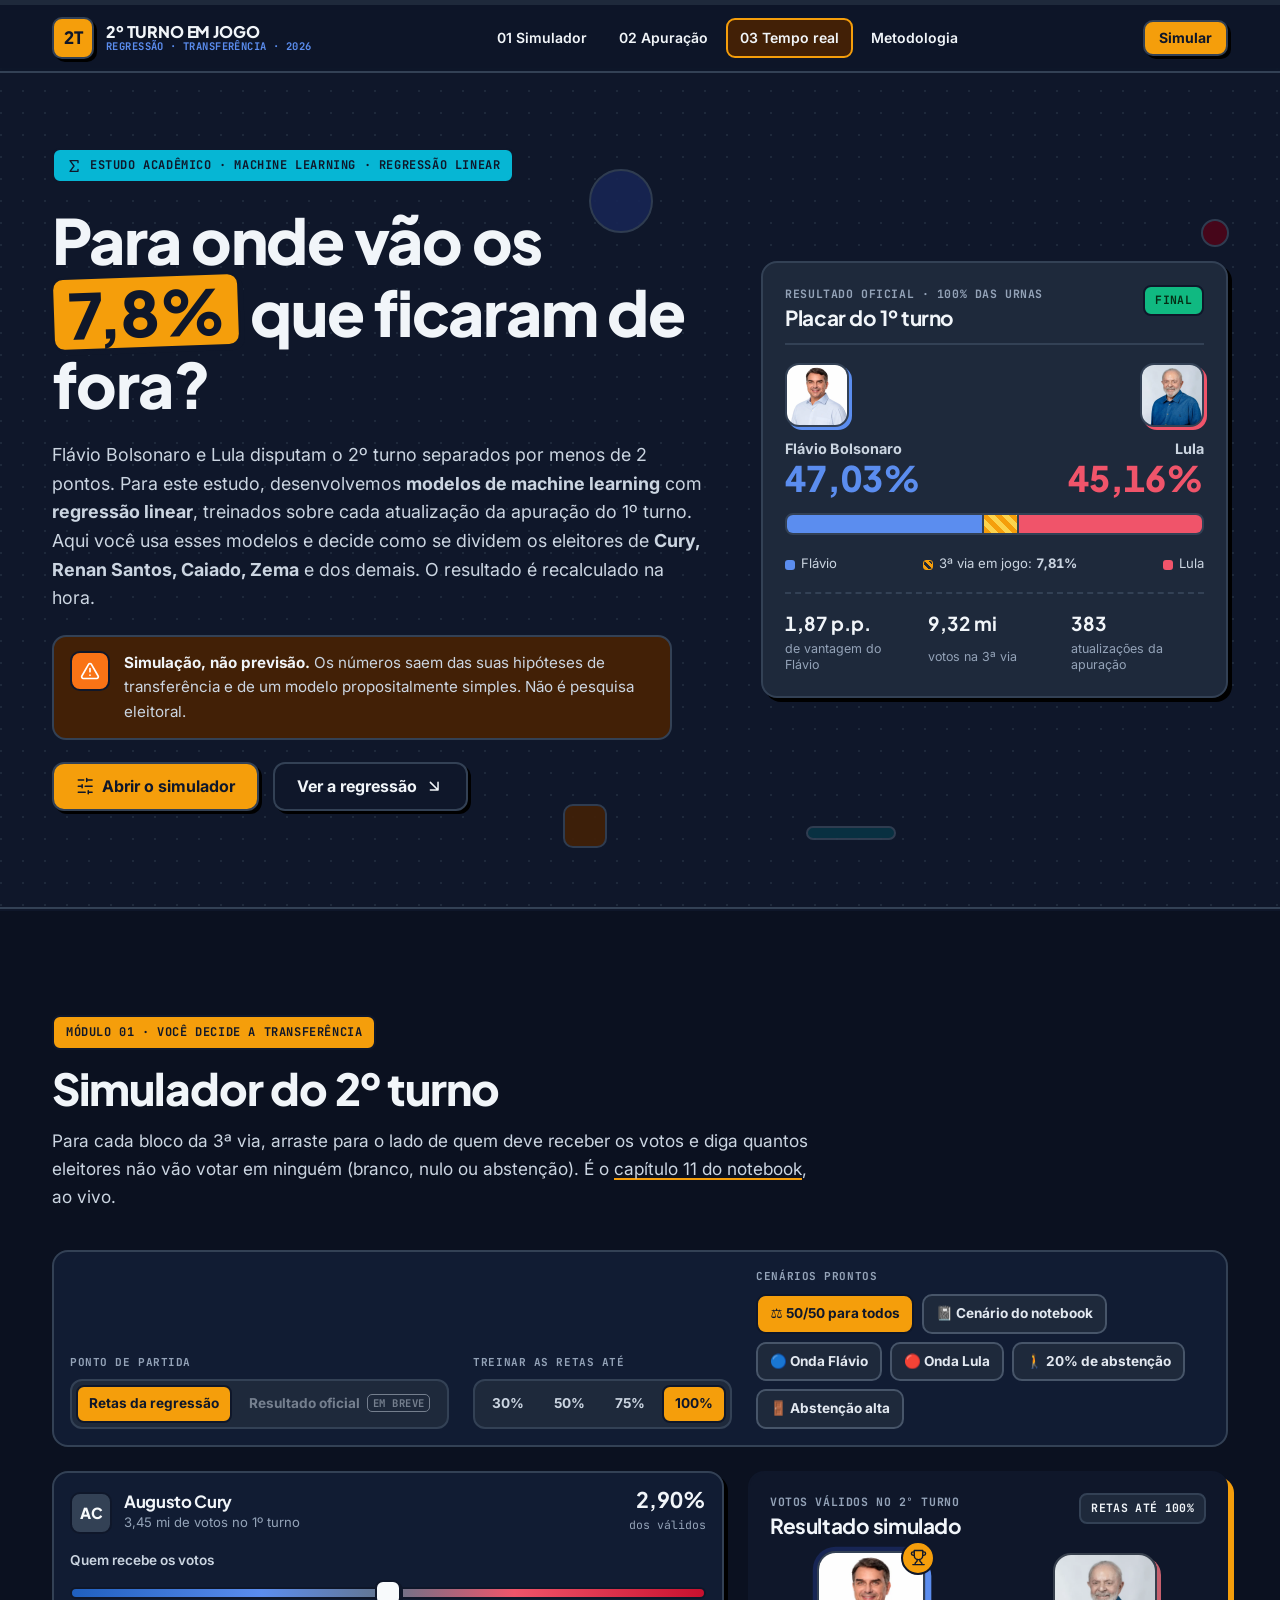
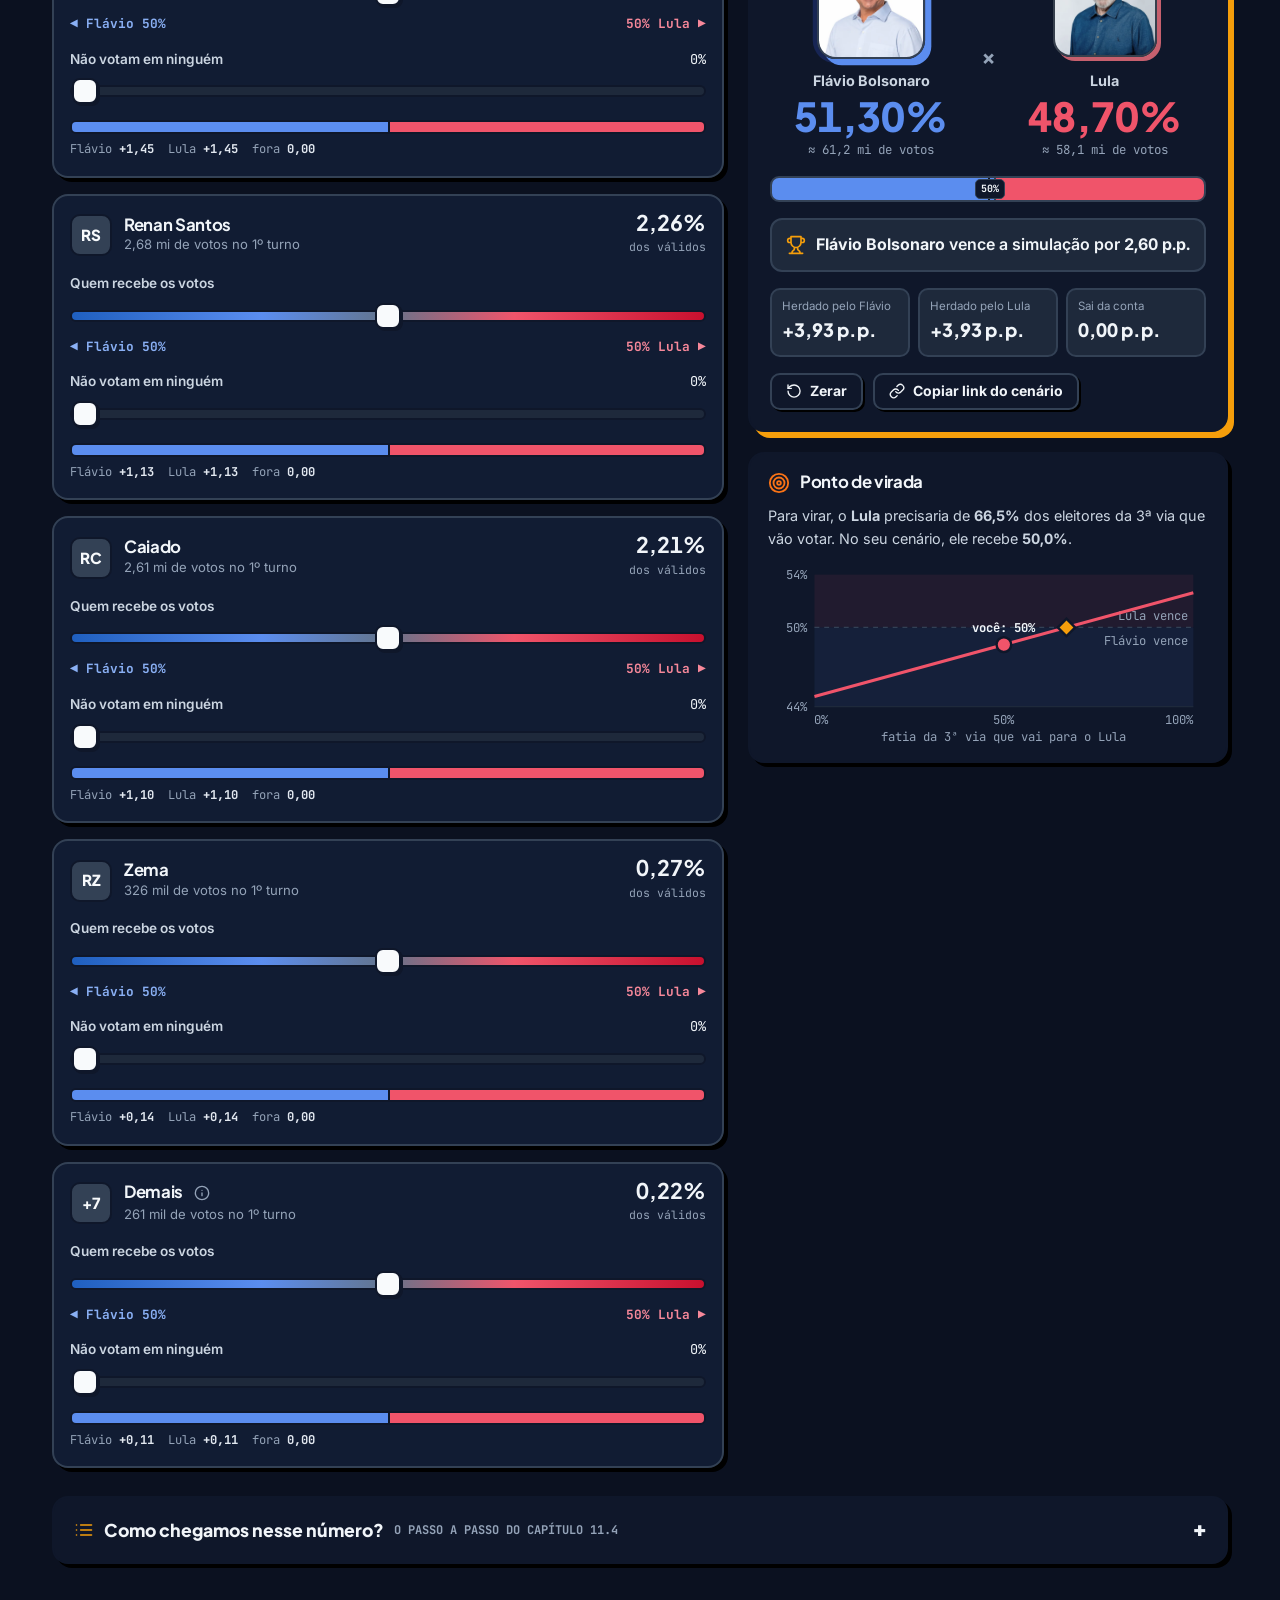
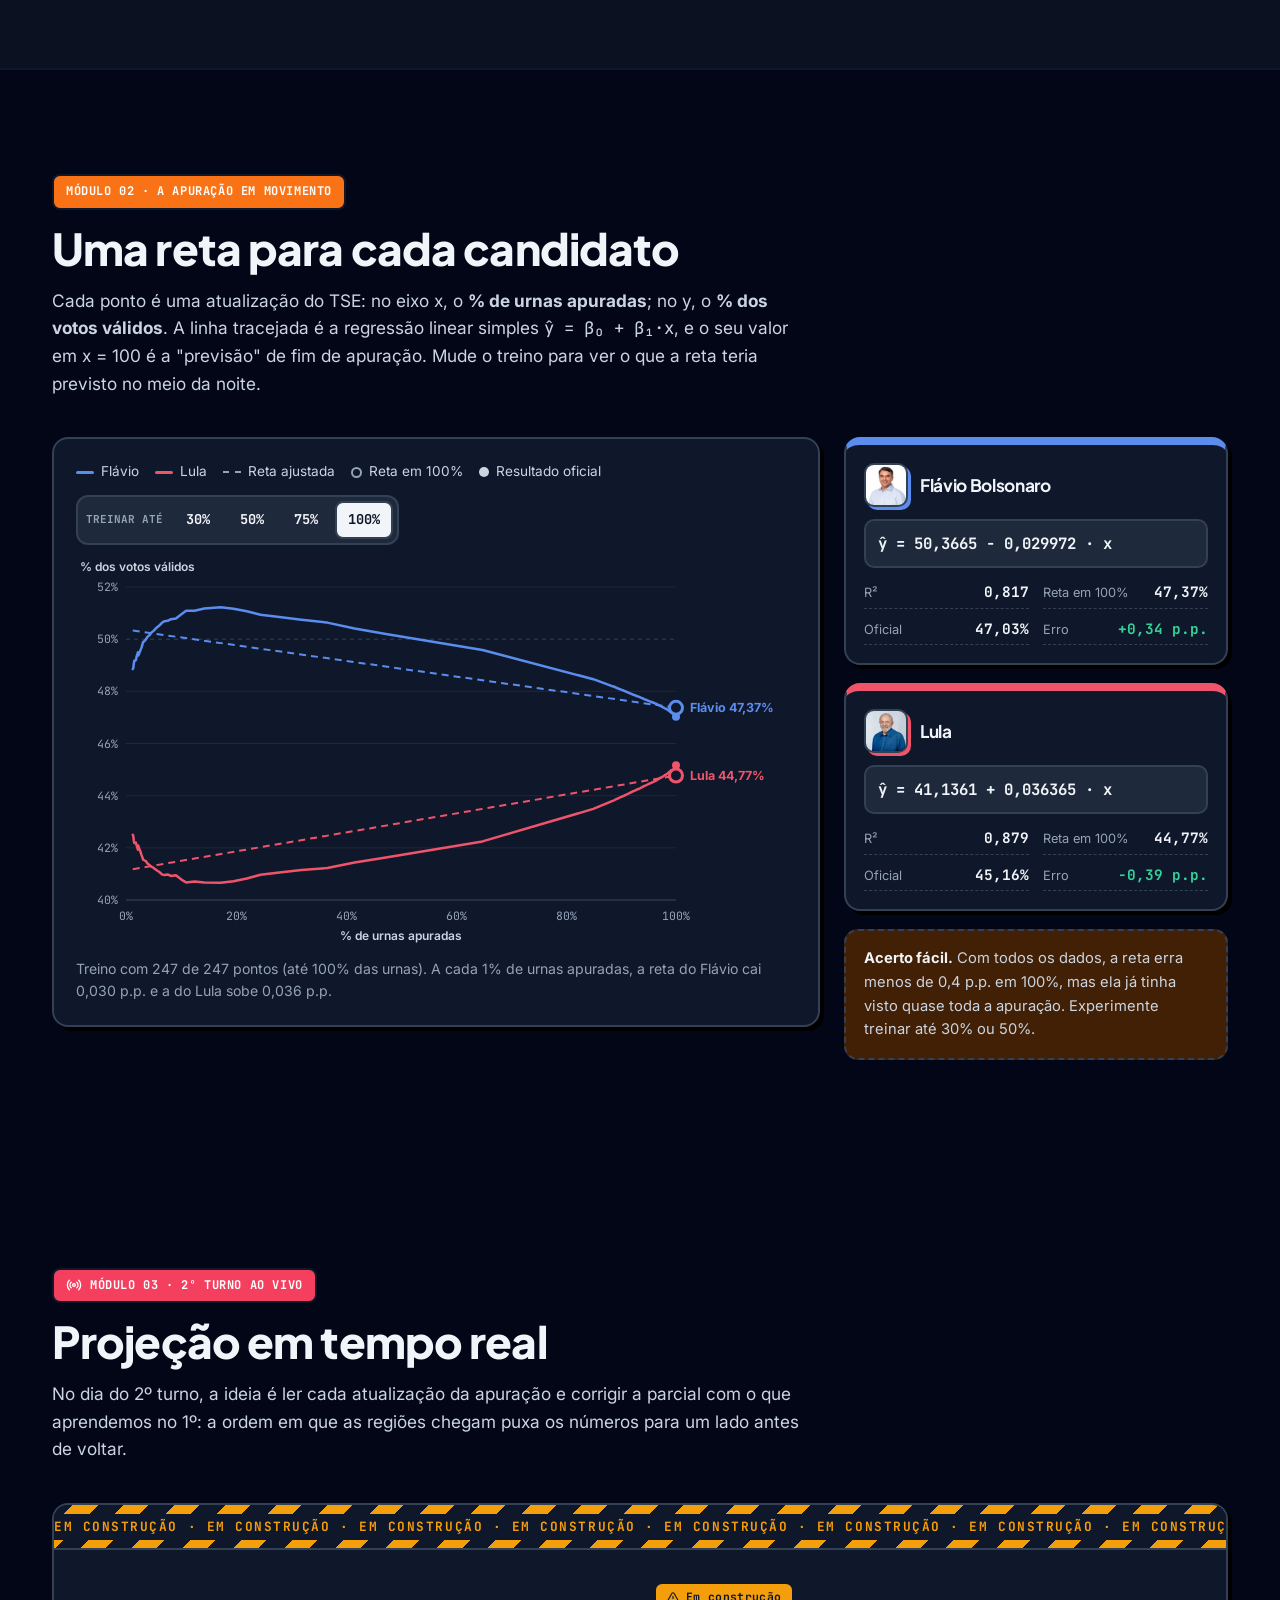
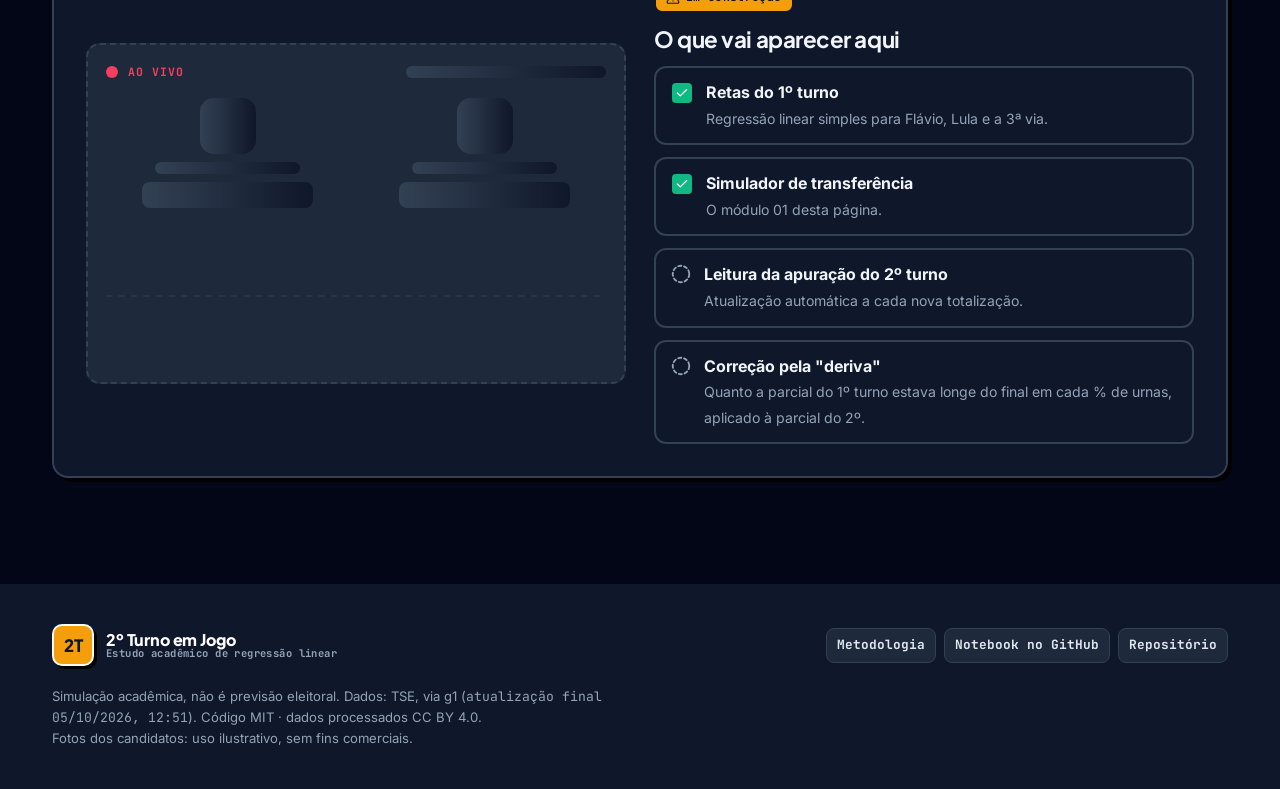
<file: site/index.html>
<!DOCTYPE html>
<html lang="pt-BR" data-theme="dark">
<head>
  <meta charset="UTF-8">
  <meta name="viewport" content="width=device-width, initial-scale=1">
  <title>2º Turno em Jogo · Simulador acadêmico</title>
  <meta name="description" content="Simulador acadêmico do 2º turno presidencial de 2026: regressão linear simples sobre a apuração do 1º turno e transferência de votos da 3ª via. Não é previsão eleitoral.">
  <meta name="theme-color" content="#0F172A">
  <link rel="icon" href="data:image/svg+xml,%3Csvg xmlns='http://www.w3.org/2000/svg' viewBox='0 0 32 32'%3E%3Crect x='1' y='1' width='30' height='30' rx='7' fill='%23F59E0B' stroke='%230F172A' stroke-width='2'/%3E%3Ctext x='16' y='22' font-family='Arial' font-weight='900' font-size='14' text-anchor='middle' fill='%230F172A'%3E2T%3C/text%3E%3C/svg%3E">
  <link rel="preconnect" href="https://fonts.googleapis.com">
  <link rel="preconnect" href="https://fonts.gstatic.com" crossorigin>
  <link href="https://fonts.googleapis.com/css2?family=Inter:wght@400;500;600;700&family=JetBrains+Mono:wght@500;700&family=Plus+Jakarta+Sans:wght@700;800&display=swap" rel="stylesheet">
  <link rel="stylesheet" href="css/style.css?v=20261023b">
  <script>
    document.documentElement.classList.add('js');
    // Se algum script falhar, mostra o conteúdo mesmo assim (sem as animações de entrada).
    window.addEventListener('error', function () { document.documentElement.classList.remove('js'); });
  </script>
</head>
<body>
  <svg width="0" height="0" style="position:absolute" aria-hidden="true">
    <defs>
      <symbol id="i-moon" viewBox="0 0 24 24"><path d="M12 3a6 6 0 0 0 9 9 9 9 0 1 1-9-9Z"/></symbol>
      <symbol id="i-sun" viewBox="0 0 24 24"><circle cx="12" cy="12" r="4"/><path d="M12 2v2M12 20v2M4.93 4.93l1.41 1.41M17.66 17.66l1.41 1.41M2 12h2M20 12h2M6.34 17.66l-1.41 1.41M19.07 4.93l-1.41 1.41"/></symbol>
      <symbol id="i-menu" viewBox="0 0 24 24"><path d="M4 6h16M4 12h16M4 18h16"/></symbol>
      <symbol id="i-arrow" viewBox="0 0 24 24"><path d="M7 7l10 10M17 7v10H7"/></symbol>
      <symbol id="i-sliders" viewBox="0 0 24 24"><path d="M21 4h-7M10 4H3M21 12h-9M8 12H3M21 20h-5M12 20H3M14 2v4M8 10v4M16 18v4"/></symbol>
      <symbol id="i-chart" viewBox="0 0 24 24"><path d="M3 3v18h18"/><path d="m19 9-5 5-4-4-3 3"/></symbol>
      <symbol id="i-info" viewBox="0 0 24 24"><circle cx="12" cy="12" r="10"/><path d="M12 16v-4M12 8h.01"/></symbol>
      <symbol id="i-check" viewBox="0 0 24 24"><path d="M20 6 9 17l-5-5"/></symbol>
      <symbol id="i-dashed" viewBox="0 0 24 24"><circle cx="12" cy="12" r="9" stroke-dasharray="3.5 3"/></symbol>
      <symbol id="i-reset" viewBox="0 0 24 24"><path d="M3 12a9 9 0 1 0 9-9 9.75 9.75 0 0 0-6.74 2.74L3 8"/><path d="M3 3v5h5"/></symbol>
      <symbol id="i-live" viewBox="0 0 24 24"><circle cx="12" cy="12" r="2"/><path d="M16.24 7.76a6 6 0 0 1 0 8.49M7.76 16.24a6 6 0 0 1 0-8.49M19.07 4.93a10 10 0 0 1 0 14.14M4.93 19.07a10 10 0 0 1 0-14.14"/></symbol>
      <symbol id="i-book" viewBox="0 0 24 24"><path d="M2 3h6a4 4 0 0 1 4 4v14a3 3 0 0 0-3-3H2zM22 3h-6a4 4 0 0 0-4 4v14a3 3 0 0 1 3-3h7z"/></symbol>
      <symbol id="i-alert" viewBox="0 0 24 24"><path d="m21.73 18-8-14a2 2 0 0 0-3.48 0l-8 14A2 2 0 0 0 4 21h16a2 2 0 0 0 1.73-3"/><path d="M12 9v4M12 17h.01"/></symbol>
      <symbol id="i-target" viewBox="0 0 24 24"><circle cx="12" cy="12" r="10"/><circle cx="12" cy="12" r="6"/><circle cx="12" cy="12" r="2"/></symbol>
      <symbol id="i-trophy" viewBox="0 0 24 24"><path d="M6 9H4.5a2.5 2.5 0 0 1 0-5H6M18 9h1.5a2.5 2.5 0 0 0 0-5H18M4 22h16M10 14.66V17c0 .55-.47.98-.97 1.21C7.85 18.75 7 20.24 7 22M14 14.66V17c0 .55.47.98.97 1.21C16.15 18.75 17 20.24 17 22M18 2H6v7a6 6 0 0 0 12 0V2Z"/></symbol>
      <symbol id="i-db" viewBox="0 0 24 24"><ellipse cx="12" cy="5" rx="9" ry="3"/><path d="M3 5v14a9 3 0 0 0 18 0V5"/><path d="M3 12a9 3 0 0 0 18 0"/></symbol>
      <symbol id="i-sigma" viewBox="0 0 24 24"><path d="M18 7V4H6l6 8-6 8h12v-3"/></symbol>
      <symbol id="i-link" viewBox="0 0 24 24"><path d="M10 13a5 5 0 0 0 7.54.54l3-3a5 5 0 0 0-7.07-7.07l-1.72 1.71"/><path d="M14 11a5 5 0 0 0-7.54-.54l-3 3a5 5 0 0 0 7.07 7.07l1.71-1.71"/></symbol>
      <symbol id="i-steps" viewBox="0 0 24 24"><path d="M8 6h13M8 12h13M8 18h13M3 6h.01M3 12h.01M3 18h.01"/></symbol>
    </defs>
  </svg>

  <a class="skip" href="#simulador">Pular para o simulador</a>

  <div class="progress" aria-hidden="true"><div class="progress__bar" id="progresso"></div></div>

  <header class="topbar">
    <div class="wrap topbar__in">
      <a href="#topo" class="logo" aria-label="2º Turno em Jogo, início">
        <span class="logo__mark">2T</span>
        <span class="logo__txt">
          <strong>2º TURNO EM JOGO</strong>
          <small>REGRESSÃO · TRANSFERÊNCIA · 2026</small>
        </span>
      </a>
      <nav class="nav" aria-label="Seções">
        <a href="#simulador" data-spy="simulador">01 Simulador</a>
        <a href="#apuracao" data-spy="apuracao">02 Apuração</a>
        <a href="#tempo-real" data-spy="tempo-real">03 Tempo real</a>
        <a href="metodologia.html">Metodologia</a>
      </nav>
      <div class="topbar__actions">
        <a href="#simulador" class="btn btn--amber btn--sm hide-sm">Simular</a>
        <button class="icon-btn show-sm" id="menuBtn" type="button" aria-label="Abrir menu" aria-expanded="false" aria-controls="menuMobile">
          <svg class="ico"><use href="#i-menu"/></svg>
        </button>
      </div>
    </div>
    <nav class="menu-mobile" id="menuMobile" hidden aria-label="Seções (celular)">
      <a href="#simulador">01 · Simulador do 2º turno</a>
      <a href="#apuracao">02 · Como a apuração evoluiu</a>
      <a href="#tempo-real">03 · Tempo real (em construção)</a>
      <a href="metodologia.html">Metodologia e limitações</a>
    </nav>
  </header>

  <main id="topo">
    <!-- ============ HERO ============ -->
    <section class="hero">
      <div class="hero__bg" aria-hidden="true">
        <span class="shape shape--1"></span><span class="shape shape--2"></span>
        <span class="shape shape--3"></span><span class="shape shape--4"></span>
      </div>
      <div class="wrap hero__grid">
        <div class="hero__copy reveal">
          <span class="tag tag--cyan"><svg class="ico"><use href="#i-sigma"/></svg> Estudo acadêmico · machine learning · regressão linear</span>
          <h1>Para onde vão os <span class="hl">7,8%</span> que ficaram de fora?</h1>
          <p class="lead">
            Flávio Bolsonaro e Lula disputam o 2º turno separados por menos de 2 pontos.
            Para este estudo, desenvolvemos <strong>modelos de machine learning</strong> com
            <strong>regressão linear</strong>, treinados sobre cada atualização da apuração do 1º turno.
            Aqui você usa esses modelos e decide como se dividem os eleitores de
            <strong>Cury, Renan Santos, Caiado, Zema</strong> e dos demais. O resultado é recalculado na hora.
          </p>
          <div class="callout">
            <span class="callout__ico"><svg class="ico"><use href="#i-alert"/></svg></span>
            <p><strong>Simulação, não previsão.</strong> Os números saem das suas hipóteses de transferência e de um modelo propositalmente simples. Não é pesquisa eleitoral.</p>
          </div>
          <div class="hero__cta">
            <a href="#simulador" class="btn btn--amber"><svg class="ico"><use href="#i-sliders"/></svg> Abrir o simulador</a>
            <a href="#apuracao" class="btn btn--ghost">Ver a regressão <svg class="ico"><use href="#i-arrow"/></svg></a>
          </div>
        </div>

        <aside class="card score reveal" aria-labelledby="placarTitulo">
          <div class="score__head">
            <div>
              <span class="kicker">Resultado oficial · 100% das urnas</span>
              <h2 id="placarTitulo">Placar do 1º turno</h2>
            </div>
            <span class="pill pill--ok">FINAL</span>
          </div>
          <div class="score__duo">
            <div class="score__cand">
              <img src="image/flavio-retrato.webp" alt="Flávio Bolsonaro" width="96" height="96" class="avatar avatar--f">
              <div>
                <span class="score__name">Flávio Bolsonaro</span>
                <span class="score__pct num" data-count="47.03">47,03%</span>
              </div>
            </div>
            <div class="score__cand score__cand--r">
              <img src="image/lula-retrato.webp" alt="Lula" width="96" height="96" class="avatar avatar--l">
              <div>
                <span class="score__name">Lula</span>
                <span class="score__pct num" data-count="45.16">45,16%</span>
              </div>
            </div>
          </div>
          <div class="stack stack--hero" role="img" aria-label="Flávio 47,03%, Lula 45,16%, terceira via 7,81% dos votos válidos">
            <span class="stack__seg stack__seg--f" style="--w:47.03"></span>
            <span class="stack__seg stack__seg--x" style="--w:7.81"></span>
            <span class="stack__seg stack__seg--l" style="--w:45.16"></span>
          </div>
          <div class="score__legend">
            <span><i class="dot dot--f"></i>Flávio</span>
            <span><i class="dot dot--x"></i>3ª via em jogo: <b class="num">7,81%</b></span>
            <span><i class="dot dot--l"></i>Lula</span>
          </div>
          <ul class="score__facts">
            <li><b class="num" data-count="1.87" data-suffix=" p.p.">1,87 p.p.</b><span>de vantagem do Flávio</span></li>
            <li><b class="num" data-count="9.32" data-suffix=" mi">9,32 mi</b><span>votos na 3ª via</span></li>
            <li><b class="num" data-count="383" data-dec="0" data-suffix="">383</b><span>atualizações da apuração</span></li>
          </ul>
        </aside>
      </div>
    </section>

    <!-- ============ 01 SIMULADOR ============ -->
    <section class="section section--dark" id="simulador">
      <div class="wrap">
        <header class="sec-head reveal">
          <span class="tag tag--amber">Módulo 01 · Você decide a transferência</span>
          <h2>Simulador do 2º turno</h2>
          <p>
            Para cada bloco da 3ª via, arraste para o lado de quem deve receber os votos e diga quantos eleitores
            não vão votar em ninguém (branco, nulo ou abstenção). É o <a href="https://github.com/GuilhermeNobre/presidente-2026-evolucao-apuracao/blob/main/notebooks/regressao_linear.ipynb" target="_blank" rel="noopener">capítulo 11 do notebook</a>, ao vivo.
          </p>
        </header>

        <div class="sim-controls reveal">
          <div class="ctrl">
            <span class="ctrl__label">Ponto de partida</span>
            <div class="seg seg--dark" role="radiogroup" aria-label="Ponto de partida do 1º turno" id="baseGroup">
              <button type="button" role="radio" data-base="reta">Retas da regressão</button>
              <button type="button" role="radio" data-base="oficial" disabled aria-disabled="true" title="Ainda não há resultado oficial">Resultado oficial <span class="soon">em breve</span></button>
            </div>
          </div>
          <div class="ctrl">
            <span class="ctrl__label">Treinar as retas até</span>
            <div class="seg seg--dark" role="radiogroup" aria-label="Treinar as retas com as urnas até" data-corte-group>
              <button type="button" role="radio" data-corte="30">30%</button>
              <button type="button" role="radio" data-corte="50">50%</button>
              <button type="button" role="radio" data-corte="75">75%</button>
              <button type="button" role="radio" data-corte="100">100%</button>
            </div>
          </div>
          <div class="ctrl ctrl--grow">
            <span class="ctrl__label">Cenários prontos</span>
            <div class="presets" id="presets">
              <button type="button" class="chip" data-preset="neutro">⚖️ 50/50 para todos</button>
              <button type="button" class="chip" data-preset="notebook">📓 Cenário do notebook</button>
              <button type="button" class="chip" data-preset="flavio">🔵 Onda Flávio</button>
              <button type="button" class="chip" data-preset="lula">🔴 Onda Lula</button>
              <button type="button" class="chip" data-preset="abst20">🚶 20% de abstenção</button>
              <button type="button" class="chip" data-preset="abstencao">🚪 Abstenção alta</button>
            </div>
          </div>
        </div>

        <div class="sim-grid">
          <div class="blocks" id="blocks"><!-- preenchido pelo app.js --></div>

          <aside class="sim-side">
            <div class="card result" id="result" aria-labelledby="resTitulo">
              <div class="result__head">
                <div>
                  <span class="kicker">Votos válidos no 2º turno</span>
                  <h3 id="resTitulo">Resultado simulado</h3>
                </div>
                <span class="pill" id="baseBadge"></span>
              </div>

              <div class="duel">
                <figure class="duel__cand" id="candF">
                  <div class="duel__photo"><img src="image/flavio-retrato.webp" alt="" width="120" height="120"><span class="crown" aria-hidden="true"><svg class="ico"><use href="#i-trophy"/></svg></span></div>
                  <figcaption>Flávio Bolsonaro</figcaption>
                  <output class="duel__pct num" id="pctF">0,00%</output>
                  <small class="num" id="votF"></small>
                </figure>
                <span class="duel__vs" aria-hidden="true">×</span>
                <figure class="duel__cand" id="candL">
                  <div class="duel__photo"><img src="image/lula-retrato.webp" alt="" width="120" height="120"><span class="crown" aria-hidden="true"><svg class="ico"><use href="#i-trophy"/></svg></span></div>
                  <figcaption>Lula</figcaption>
                  <output class="duel__pct num" id="pctL">0,00%</output>
                  <small class="num" id="votL"></small>
                </figure>
              </div>

              <div class="tug" aria-hidden="true">
                <div class="tug__f" id="tugF"></div>
                <div class="tug__l" id="tugL"></div>
                <span class="tug__mid"><b>50%</b></span>
              </div>

              <p class="verdict" id="verdict"></p>
              <p class="sr-only" id="anuncio" aria-live="polite"></p>

              <dl class="kpis">
                <div><dt>Herdado pelo Flávio</dt><dd class="num" id="kHerdF"></dd></div>
                <div><dt>Herdado pelo Lula</dt><dd class="num" id="kHerdL"></dd></div>
                <div><dt>Sai da conta</dt><dd class="num" id="kFora"></dd></div>
              </dl>

              <div class="result__actions">
                <button type="button" class="btn btn--sm btn--ghost" id="btnReset"><svg class="ico"><use href="#i-reset"/></svg> Zerar</button>
                <button type="button" class="btn btn--sm btn--ghost" id="btnLink"><svg class="ico"><use href="#i-link"/></svg> <span>Copiar link do cenário</span></button>
              </div>
            </div>

            <div class="card virada" id="virada">
              <div class="virada__head">
                <svg class="ico"><use href="#i-target"/></svg>
                <h4>Ponto de virada</h4>
              </div>
              <p id="viradaTxt"></p>
              <svg id="sens" viewBox="0 0 360 150" role="img" aria-labelledby="sensT">
                <title id="sensT">Percentual do Lula no 2º turno conforme a fatia da 3ª via que ele recebe</title>
              </svg>
            </div>
          </aside>
        </div>

        <details class="card steps reveal" id="steps">
          <summary><svg class="ico"><use href="#i-steps"/></svg> Como chegamos nesse número? <span class="steps__hint">o passo a passo do capítulo 11.4</span></summary>
          <div class="steps__body">
            <ol class="steps__list">
              <li><b>Ponto de partida.</b> Cada finalista começa com <span id="sPartida"></span>. Supomos que quem votou neles no 1º turno repete o voto.</li>
              <li><b>Votos herdados.</b> Cada bloco é multiplicado pelo percentual que vai para cada finalista:</li>
            </ol>
            <div class="table-wrap">
              <table class="tbl" id="stepsTable">
                <thead><tr><th scope="col">Bloco</th><th scope="col">Tamanho</th><th scope="col">% p/ Flávio</th><th scope="col">pts Flávio</th><th scope="col">% p/ Lula</th><th scope="col">pts Lula</th><th scope="col">Sai da conta</th></tr></thead>
                <tbody></tbody>
                <tfoot></tfoot>
              </table>
            </div>
            <ol class="steps__list" start="3">
              <li><b>Somar tudo.</b> <span id="sSoma"></span></li>
              <li><b>Voltar para 100% dos válidos.</b> <span id="sNorm"></span></li>
            </ol>
            <div class="formula">
              <span>F₂ = ŷ<sub>F</sub>(100) + Σ t<sub>F,g</sub> · ŷ<sub>g</sub>(100)</span>
              <span>L₂ = ŷ<sub>L</sub>(100) + Σ t<sub>L,g</sub> · ŷ<sub>g</sub>(100)</span>
              <span>Flávio = 100 · F₂ ÷ (F₂ + L₂)</span>
            </div>
          </div>
        </details>
      </div>
    </section>

    <!-- ============ 02 APURAÇÃO ============ -->
    <section class="section" id="apuracao">
      <div class="wrap">
        <header class="sec-head reveal">
          <span class="tag tag--coral">Módulo 02 · A apuração em movimento</span>
          <h2>Uma reta para cada candidato</h2>
          <p>
            Cada ponto é uma atualização do TSE: no eixo x, o <strong>% de urnas apuradas</strong>; no y, o
            <strong>% dos votos válidos</strong>. A linha tracejada é a regressão linear simples
            <span class="mono">ŷ = β₀ + β₁·x</span>, e o seu valor em x = 100 é a "previsão" de fim de apuração.
            Mude o treino para ver o que a reta teria previsto no meio da noite.
          </p>
        </header>

        <div class="chart-layout">
          <div class="card chart-card reveal">
            <div class="chart-toolbar">
              <div class="legend" aria-label="Legenda">
                <span><i class="lg-line lg-line--f"></i>Flávio</span>
                <span><i class="lg-line lg-line--l"></i>Lula</span>
                <span><i class="lg-dash"></i>Reta ajustada</span>
                <span><i class="lg-ring"></i>Reta em 100%</span>
                <span><i class="lg-dot"></i>Resultado oficial</span>
              </div>
              <div class="seg" role="radiogroup" aria-label="Treinar a reta com as urnas até" data-corte-group>
                <span class="seg__label">Treinar até</span>
                <button type="button" role="radio" data-corte="30">30%</button>
                <button type="button" role="radio" data-corte="50">50%</button>
                <button type="button" role="radio" data-corte="75">75%</button>
                <button type="button" role="radio" data-corte="100">100%</button>
              </div>
            </div>
            <div class="chart-wrap" id="chartWrap">
              <svg id="chart" viewBox="0 0 820 440" role="img" aria-labelledby="chartTitle chartDesc">
                <title id="chartTitle">Evolução da apuração do 1º turno com retas de regressão</title>
                <desc id="chartDesc">Percentual dos votos válidos de Flávio Bolsonaro e Lula conforme o percentual de urnas apuradas, com as retas ajustadas e a extrapolação até 100%.</desc>
              </svg>
              <div class="tip" id="tip" hidden></div>
            </div>
            <p class="chart-note" id="chartNote"></p>
          </div>

          <div class="eq-col">
            <article class="card eq eq--f reveal" id="eqF">
              <header><img src="image/flavio-retrato.webp" alt="" width="44" height="44" class="avatar avatar--f avatar--sm"><h3>Flávio Bolsonaro</h3></header>
              <p class="eq__formula mono" data-eq></p>
              <dl class="eq__stats">
                <div><dt>R²</dt><dd class="num" data-r2></dd></div>
                <div><dt>Reta em 100%</dt><dd class="num" data-prev></dd></div>
                <div><dt>Oficial</dt><dd class="num" data-real></dd></div>
                <div><dt>Erro</dt><dd class="num" data-erro></dd></div>
              </dl>
            </article>
            <article class="card eq eq--l reveal" id="eqL">
              <header><img src="image/lula-retrato.webp" alt="" width="44" height="44" class="avatar avatar--l avatar--sm"><h3>Lula</h3></header>
              <p class="eq__formula mono" data-eq></p>
              <dl class="eq__stats">
                <div><dt>R²</dt><dd class="num" data-r2></dd></div>
                <div><dt>Reta em 100%</dt><dd class="num" data-prev></dd></div>
                <div><dt>Oficial</dt><dd class="num" data-real></dd></div>
                <div><dt>Erro</dt><dd class="num" data-erro></dd></div>
              </dl>
            </article>
            <div class="insight reveal" id="insight"></div>
          </div>
        </div>
      </div>
    </section>

    <!-- ============ 03 TEMPO REAL ============ -->
    <section class="section" id="tempo-real">
      <div class="wrap">
        <header class="sec-head reveal">
          <span class="tag tag--rose"><svg class="ico"><use href="#i-live"/></svg> Módulo 03 · 2º turno ao vivo</span>
          <h2>Projeção em tempo real</h2>
          <p>
            No dia do 2º turno, a ideia é ler cada atualização da apuração e corrigir a parcial com o que aprendemos no 1º:
            a ordem em que as regiões chegam puxa os números para um lado antes de voltar.
          </p>
        </header>

        <div class="card wip reveal">
          <div class="wip__tape" aria-hidden="true"><span id="fita">EM CONSTRUÇÃO · </span></div>
          <div class="wip__grid">
            <div class="wip__ghost" aria-hidden="true">
              <div class="ghost-head">
                <span class="live-dot"></span><span class="ghost-pill">AO VIVO</span>
                <span class="sk sk--w40"></span>
              </div>
              <div class="ghost-duo">
                <div class="ghost-cand"><span class="sk sk--circle"></span><span class="sk sk--w60"></span><span class="sk sk--big"></span></div>
                <div class="ghost-cand"><span class="sk sk--circle"></span><span class="sk sk--w60"></span><span class="sk sk--big"></span></div>
              </div>
              <svg class="ghost-chart" viewBox="0 0 400 140" preserveAspectRatio="none">
                <path class="ghost-line ghost-line--f" d="M0 40 C 60 30, 100 45, 150 55 S 260 72, 400 78"/>
                <path class="ghost-line ghost-line--l" d="M0 105 C 60 112, 110 98, 160 88 S 270 76, 400 70"/>
                <line x1="0" y1="72" x2="400" y2="72" class="ghost-50"/>
              </svg>
            </div>
            <div class="wip__copy">
              <span class="pill pill--warn"><svg class="ico"><use href="#i-alert"/></svg> Em construção</span>
              <h3>O que vai aparecer aqui</h3>
              <ul class="roadmap">
                <li class="done"><svg class="ico"><use href="#i-check"/></svg><div><b>Retas do 1º turno</b><span>Regressão linear simples para Flávio, Lula e a 3ª via.</span></div></li>
                <li class="done"><svg class="ico"><use href="#i-check"/></svg><div><b>Simulador de transferência</b><span>O módulo 01 desta página.</span></div></li>
                <li><svg class="ico"><use href="#i-dashed"/></svg><div><b>Leitura da apuração do 2º turno</b><span>Atualização automática a cada nova totalização.</span></div></li>
                <li><svg class="ico"><use href="#i-dashed"/></svg><div><b>Correção pela "deriva"</b><span>Quanto a parcial do 1º turno estava longe do final em cada % de urnas, aplicado à parcial do 2º.</span></div></li>
              </ul>
            </div>
          </div>
        </div>
      </div>
    </section>

  </main>

  <div class="dock" id="dock" aria-hidden="true">
    <span class="dock__c"><img src="image/flavio-retrato.webp" alt="" width="28" height="28"><b class="num" id="dockF"></b></span>
    <span class="dock__bar"><i id="dockBar"></i></span>
    <span class="dock__c"><b class="num" id="dockL"></b><img src="image/lula-retrato.webp" alt="" width="28" height="28"></span>
  </div>

  <div class="toast" id="toast" role="status" aria-live="polite"></div>

  <footer class="footer">
    <div class="wrap footer__in">
      <div class="logo logo--footer">
        <span class="logo__mark">2T</span>
        <span class="logo__txt"><strong>2º Turno em Jogo</strong><small>Estudo acadêmico de regressão linear</small></span>
      </div>
      <nav class="footer__links" aria-label="Rodapé">
        <a href="metodologia.html">Metodologia</a>
        <a href="https://github.com/GuilhermeNobre/presidente-2026-evolucao-apuracao/blob/main/notebooks/regressao_linear.ipynb" target="_blank" rel="noopener">Notebook no GitHub</a>
        <a href="https://github.com/GuilhermeNobre/presidente-2026-evolucao-apuracao" target="_blank" rel="noopener">Repositório</a>
      </nav>
      <p class="footer__src">Simulação acadêmica, não é previsão eleitoral. Dados: TSE, via g1 (<span class="mono" id="fAtual"></span>). Código MIT · dados processados CC BY 4.0.<br>Fotos dos candidatos: uso ilustrativo, sem fins comerciais.</p>
    </div>
  </footer>

  <script src="js/dados.js?v=20261023b"></script>
  <script src="js/app.js?v=20261023b"></script>
</body>
</html>
</file>
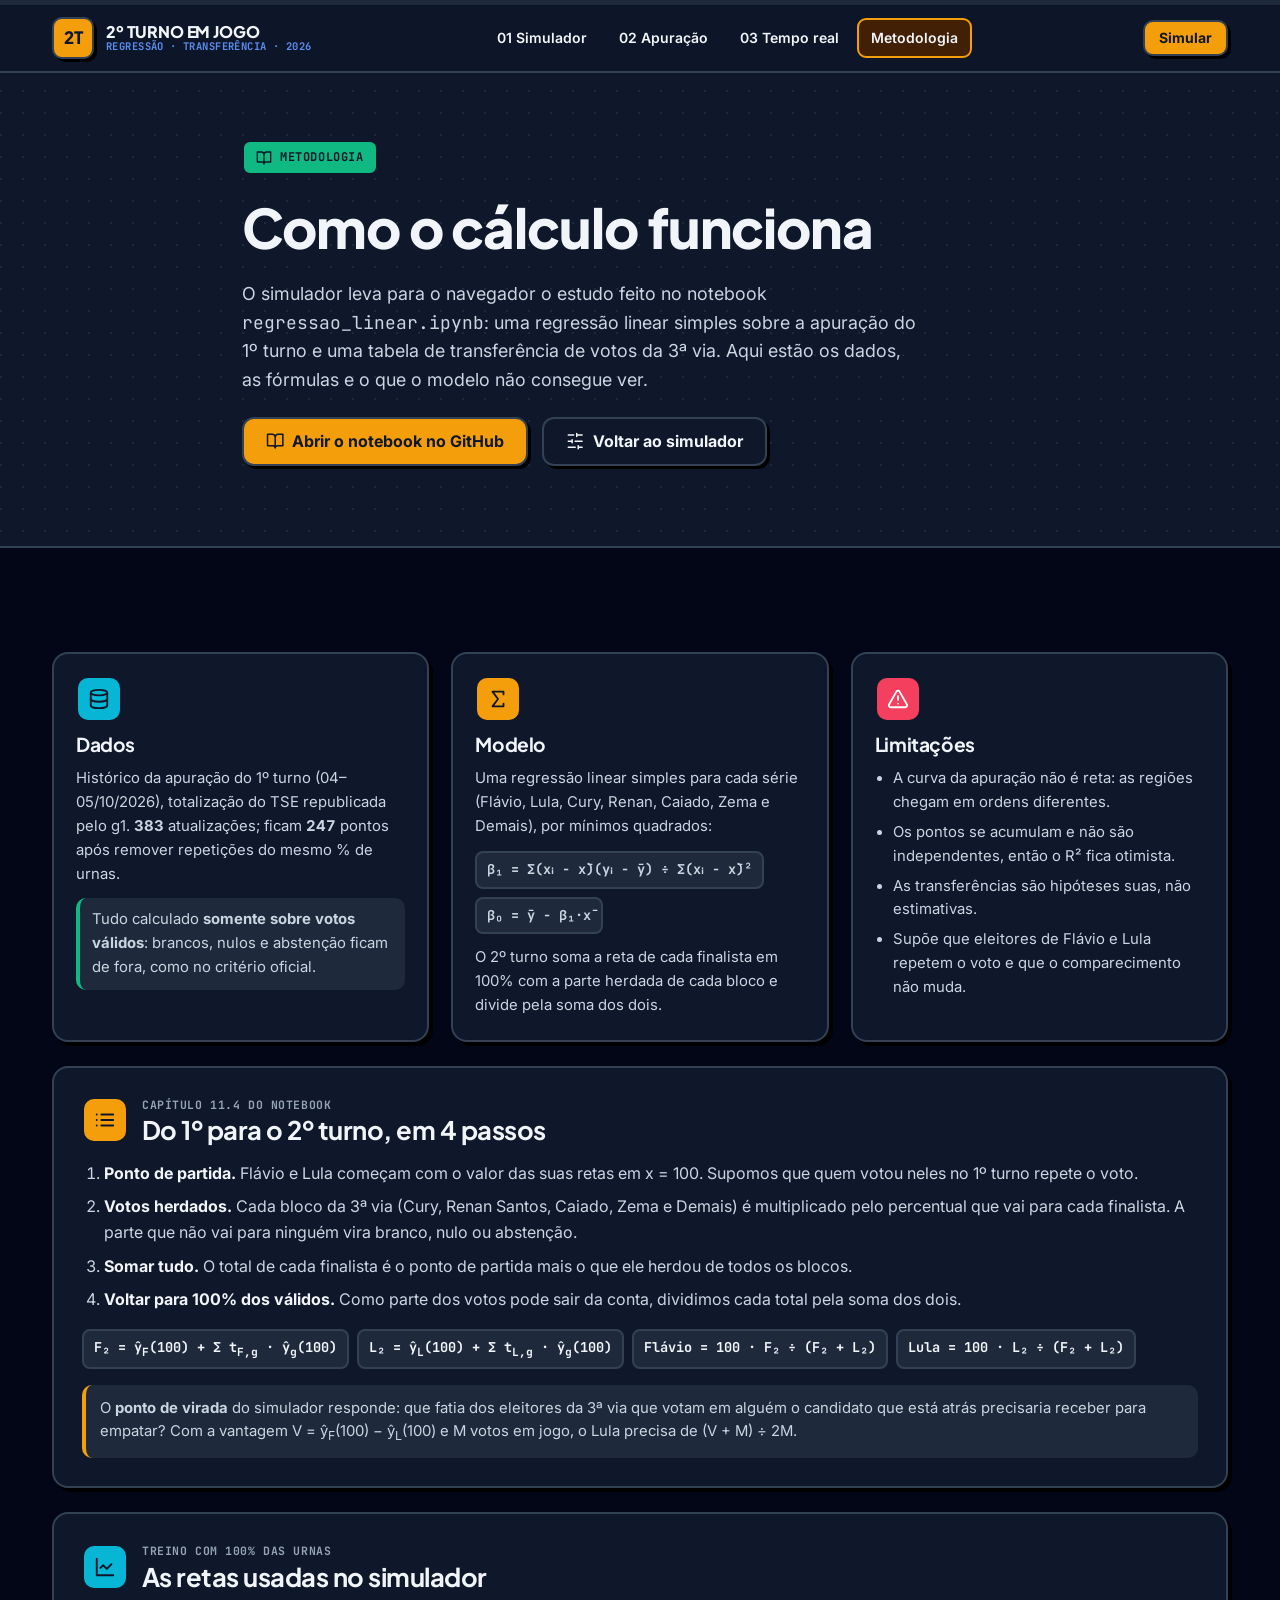
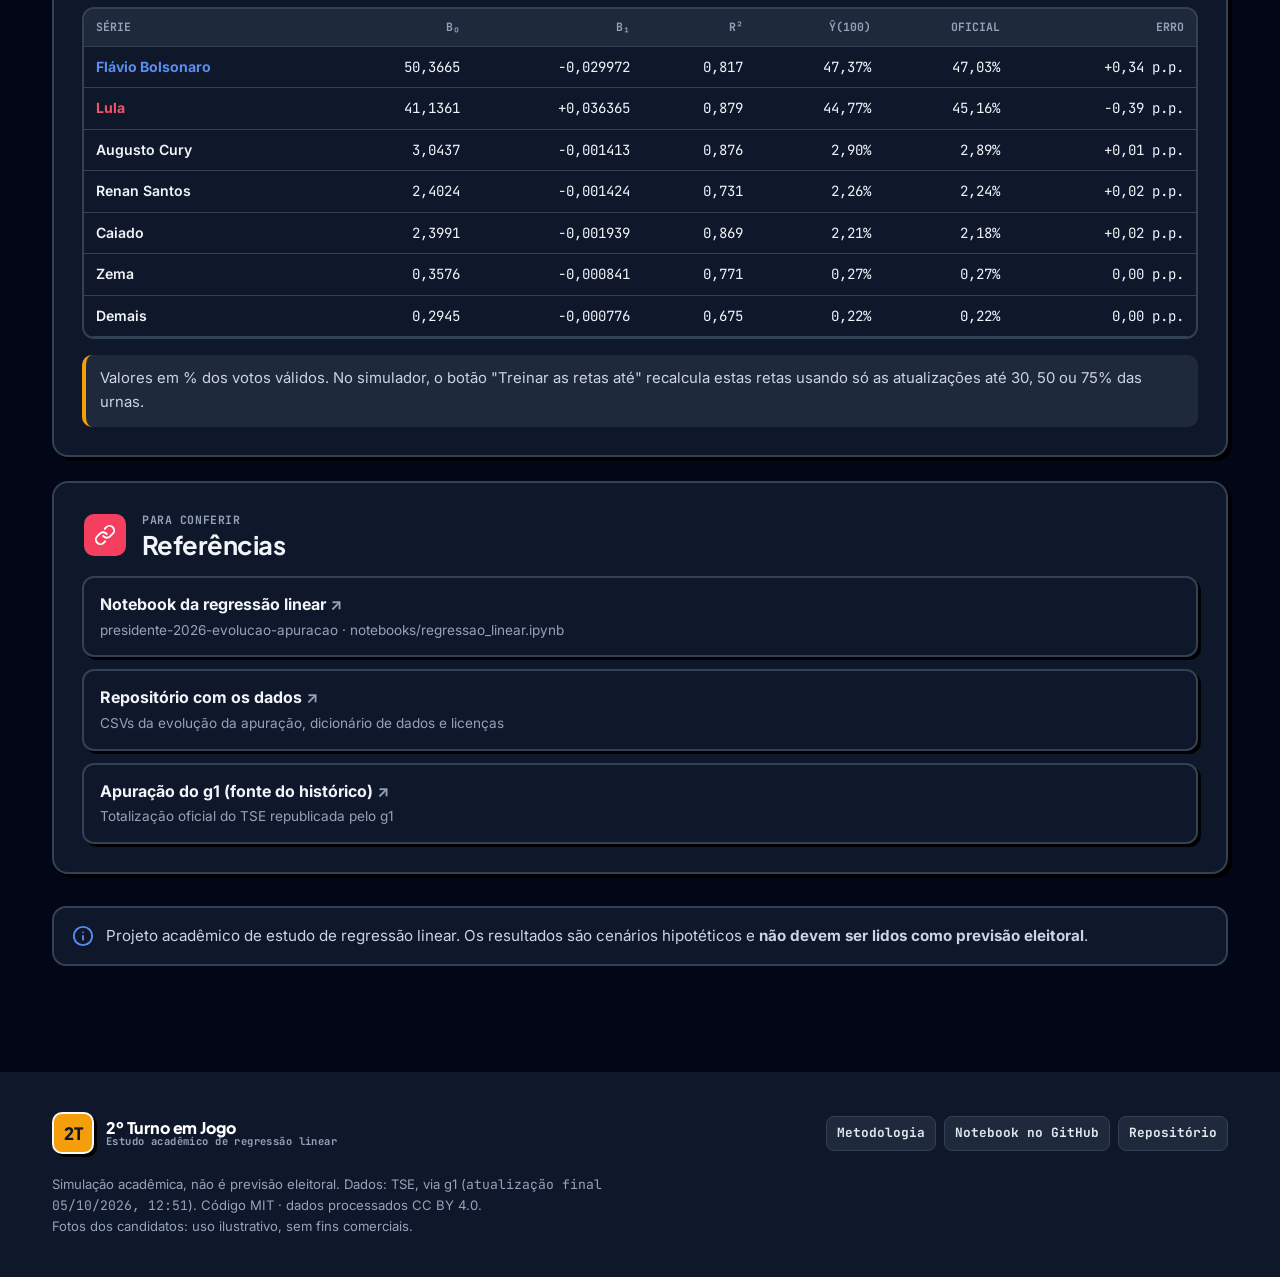
<file: site/metodologia.html>
<!DOCTYPE html>
<html lang="pt-BR" data-theme="dark">
<head>
  <meta charset="UTF-8">
  <meta name="viewport" content="width=device-width, initial-scale=1">
  <title>Metodologia · 2º Turno em Jogo</title>
  <meta name="description" content="Como funciona o simulador 2º Turno em Jogo: dados, regressão linear simples, transferência da 3ª via e limitações.">
  <meta name="theme-color" content="#0F172A">
  <link rel="icon" href="data:image/svg+xml,%3Csvg xmlns='http://www.w3.org/2000/svg' viewBox='0 0 32 32'%3E%3Crect x='1' y='1' width='30' height='30' rx='7' fill='%23F59E0B' stroke='%230F172A' stroke-width='2'/%3E%3Ctext x='16' y='22' font-family='Arial' font-weight='900' font-size='14' text-anchor='middle' fill='%230F172A'%3E2T%3C/text%3E%3C/svg%3E">
  <link rel="preconnect" href="https://fonts.googleapis.com">
  <link rel="preconnect" href="https://fonts.gstatic.com" crossorigin>
  <link href="https://fonts.googleapis.com/css2?family=Inter:wght@400;500;600;700&family=JetBrains+Mono:wght@500;700&family=Plus+Jakarta+Sans:wght@700;800&display=swap" rel="stylesheet">
  <link rel="stylesheet" href="css/style.css?v=20261023b">
  <script>
    document.documentElement.classList.add('js');
    // Se algum script falhar, mostra o conteúdo mesmo assim (sem as animações de entrada).
    window.addEventListener('error', function () { document.documentElement.classList.remove('js'); });
  </script>
</head>
<body>
  <svg width="0" height="0" style="position:absolute" aria-hidden="true">
    <defs>
      <symbol id="i-moon" viewBox="0 0 24 24"><path d="M12 3a6 6 0 0 0 9 9 9 9 0 1 1-9-9Z"/></symbol>
      <symbol id="i-sun" viewBox="0 0 24 24"><circle cx="12" cy="12" r="4"/><path d="M12 2v2M12 20v2M4.93 4.93l1.41 1.41M17.66 17.66l1.41 1.41M2 12h2M20 12h2M6.34 17.66l-1.41 1.41M19.07 4.93l-1.41 1.41"/></symbol>
      <symbol id="i-menu" viewBox="0 0 24 24"><path d="M4 6h16M4 12h16M4 18h16"/></symbol>
      <symbol id="i-arrow" viewBox="0 0 24 24"><path d="M7 7l10 10M17 7v10H7"/></symbol>
      <symbol id="i-sliders" viewBox="0 0 24 24"><path d="M21 4h-7M10 4H3M21 12h-9M8 12H3M21 20h-5M12 20H3M14 2v4M8 10v4M16 18v4"/></symbol>
      <symbol id="i-chart" viewBox="0 0 24 24"><path d="M3 3v18h18"/><path d="m19 9-5 5-4-4-3 3"/></symbol>
      <symbol id="i-info" viewBox="0 0 24 24"><circle cx="12" cy="12" r="10"/><path d="M12 16v-4M12 8h.01"/></symbol>
      <symbol id="i-check" viewBox="0 0 24 24"><path d="M20 6 9 17l-5-5"/></symbol>
      <symbol id="i-dashed" viewBox="0 0 24 24"><circle cx="12" cy="12" r="9" stroke-dasharray="3.5 3"/></symbol>
      <symbol id="i-reset" viewBox="0 0 24 24"><path d="M3 12a9 9 0 1 0 9-9 9.75 9.75 0 0 0-6.74 2.74L3 8"/><path d="M3 3v5h5"/></symbol>
      <symbol id="i-live" viewBox="0 0 24 24"><circle cx="12" cy="12" r="2"/><path d="M16.24 7.76a6 6 0 0 1 0 8.49M7.76 16.24a6 6 0 0 1 0-8.49M19.07 4.93a10 10 0 0 1 0 14.14M4.93 19.07a10 10 0 0 1 0-14.14"/></symbol>
      <symbol id="i-book" viewBox="0 0 24 24"><path d="M2 3h6a4 4 0 0 1 4 4v14a3 3 0 0 0-3-3H2zM22 3h-6a4 4 0 0 0-4 4v14a3 3 0 0 1 3-3h7z"/></symbol>
      <symbol id="i-alert" viewBox="0 0 24 24"><path d="m21.73 18-8-14a2 2 0 0 0-3.48 0l-8 14A2 2 0 0 0 4 21h16a2 2 0 0 0 1.73-3"/><path d="M12 9v4M12 17h.01"/></symbol>
      <symbol id="i-target" viewBox="0 0 24 24"><circle cx="12" cy="12" r="10"/><circle cx="12" cy="12" r="6"/><circle cx="12" cy="12" r="2"/></symbol>
      <symbol id="i-trophy" viewBox="0 0 24 24"><path d="M6 9H4.5a2.5 2.5 0 0 1 0-5H6M18 9h1.5a2.5 2.5 0 0 0 0-5H18M4 22h16M10 14.66V17c0 .55-.47.98-.97 1.21C7.85 18.75 7 20.24 7 22M14 14.66V17c0 .55.47.98.97 1.21C16.15 18.75 17 20.24 17 22M18 2H6v7a6 6 0 0 0 12 0V2Z"/></symbol>
      <symbol id="i-db" viewBox="0 0 24 24"><ellipse cx="12" cy="5" rx="9" ry="3"/><path d="M3 5v14a9 3 0 0 0 18 0V5"/><path d="M3 12a9 3 0 0 0 18 0"/></symbol>
      <symbol id="i-sigma" viewBox="0 0 24 24"><path d="M18 7V4H6l6 8-6 8h12v-3"/></symbol>
      <symbol id="i-link" viewBox="0 0 24 24"><path d="M10 13a5 5 0 0 0 7.54.54l3-3a5 5 0 0 0-7.07-7.07l-1.72 1.71"/><path d="M14 11a5 5 0 0 0-7.54-.54l-3 3a5 5 0 0 0 7.07 7.07l1.71-1.71"/></symbol>
      <symbol id="i-steps" viewBox="0 0 24 24"><path d="M8 6h13M8 12h13M8 18h13M3 6h.01M3 12h.01M3 18h.01"/></symbol>
    </defs>
  </svg>

  <div class="progress" aria-hidden="true"><div class="progress__bar" id="progresso"></div></div>

  <header class="topbar">
    <div class="wrap topbar__in">
      <a href="index.html" class="logo" aria-label="2º Turno em Jogo, início">
        <span class="logo__mark">2T</span>
        <span class="logo__txt">
          <strong>2º TURNO EM JOGO</strong>
          <small>REGRESSÃO · TRANSFERÊNCIA · 2026</small>
        </span>
      </a>
      <nav class="nav" aria-label="Seções">
        <a href="index.html#simulador">01 Simulador</a>
        <a href="index.html#apuracao">02 Apuração</a>
        <a href="index.html#tempo-real">03 Tempo real</a>
        <a href="metodologia.html" class="is-active" aria-current="page">Metodologia</a>
      </nav>
      <div class="topbar__actions">
        <a href="index.html#simulador" class="btn btn--amber btn--sm hide-sm">Simular</a>
        <button class="icon-btn show-sm" id="menuBtn" type="button" aria-label="Abrir menu" aria-expanded="false" aria-controls="menuMobile">
          <svg class="ico"><use href="#i-menu"/></svg>
        </button>
      </div>
    </div>
    <nav class="menu-mobile" id="menuMobile" hidden aria-label="Seções (celular)">
      <a href="index.html#simulador">01 · Simulador do 2º turno</a>
      <a href="index.html#apuracao">02 · Como a apuração evoluiu</a>
      <a href="index.html#tempo-real">03 · Tempo real (em construção)</a>
      <a href="metodologia.html" aria-current="page">Metodologia e limitações</a>
    </nav>
  </header>

  <main id="topo">
    <section class="hero hero--page">
      <div class="wrap page-hero reveal">
        <span class="tag tag--emerald"><svg class="ico"><use href="#i-book"/></svg> Metodologia</span>
        <h1>Como o cálculo funciona</h1>
        <p class="lead">O simulador leva para o navegador o estudo feito no notebook <span class="mono">regressao_linear.ipynb</span>: uma regressão linear simples sobre a apuração do 1º turno e uma tabela de transferência de votos da 3ª via. Aqui estão os dados, as fórmulas e o que o modelo não consegue ver.</p>
        <div class="hero__cta">
          <a href="https://github.com/GuilhermeNobre/presidente-2026-evolucao-apuracao/blob/main/notebooks/regressao_linear.ipynb" class="btn btn--amber" target="_blank" rel="noopener"><svg class="ico"><use href="#i-book"/></svg> Abrir o notebook no GitHub</a>
          <a href="index.html#simulador" class="btn btn--ghost"><svg class="ico"><use href="#i-sliders"/></svg> Voltar ao simulador</a>
        </div>
      </div>
    </section>

    <section class="section">
      <div class="wrap">
        <div class="method-grid">
          <article class="card card--hover method reveal">
            <span class="method__ico method__ico--cyan"><svg class="ico"><use href="#i-db"/></svg></span>
            <h3>Dados</h3>
            <p>Histórico da apuração do 1º turno (04–05/10/2026), totalização do TSE republicada pelo g1. <b class="num" id="mSnap">383</b> atualizações; ficam <b class="num" id="mPts">247</b> pontos após remover repetições do mesmo % de urnas.</p>
            <p class="method__note">Tudo calculado <b>somente sobre votos válidos</b>: brancos, nulos e abstenção ficam de fora, como no critério oficial.</p>
          </article>
          <article class="card card--hover method reveal">
            <span class="method__ico method__ico--amber"><svg class="ico"><use href="#i-sigma"/></svg></span>
            <h3>Modelo</h3>
            <p>Uma regressão linear simples para cada série (Flávio, Lula, Cury, Renan, Caiado, Zema e Demais), por mínimos quadrados:</p>
            <p class="formula formula--inline"><span>β₁ = Σ(xᵢ − x̄)(yᵢ − ȳ) ÷ Σ(xᵢ − x̄)²</span><span>β₀ = ȳ − β₁·x̄</span></p>
            <p>O 2º turno soma a reta de cada finalista em 100% com a parte herdada de cada bloco e divide pela soma dos dois.</p>
          </article>
          <article class="card card--hover method reveal">
            <span class="method__ico method__ico--rose"><svg class="ico"><use href="#i-alert"/></svg></span>
            <h3>Limitações</h3>
            <ul class="method__list">
              <li>A curva da apuração não é reta: as regiões chegam em ordens diferentes.</li>
              <li>Os pontos se acumulam e não são independentes, então o R² fica otimista.</li>
              <li>As transferências são hipóteses suas, não estimativas.</li>
              <li>Supõe que eleitores de Flávio e Lula repetem o voto e que o comparecimento não muda.</li>
            </ul>
          </article>
        </div>

        <article class="card method-wide reveal" id="passos">
          <header class="method-wide__head">
            <span class="method__ico method__ico--amber"><svg class="ico"><use href="#i-steps"/></svg></span>
            <div><span class="kicker">Capítulo 11.4 do notebook</span><h2>Do 1º para o 2º turno, em 4 passos</h2></div>
          </header>
          <ol class="steps__list">
            <li><b>Ponto de partida.</b> Flávio e Lula começam com o valor das suas retas em x = 100. Supomos que quem votou neles no 1º turno repete o voto.</li>
            <li><b>Votos herdados.</b> Cada bloco da 3ª via (Cury, Renan Santos, Caiado, Zema e Demais) é multiplicado pelo percentual que vai para cada finalista. A parte que não vai para ninguém vira branco, nulo ou abstenção.</li>
            <li><b>Somar tudo.</b> O total de cada finalista é o ponto de partida mais o que ele herdou de todos os blocos.</li>
            <li><b>Voltar para 100% dos válidos.</b> Como parte dos votos pode sair da conta, dividimos cada total pela soma dos dois.</li>
          </ol>
          <div class="formula">
            <span>F₂ = ŷ<sub>F</sub>(100) + Σ t<sub>F,g</sub> · ŷ<sub>g</sub>(100)</span>
            <span>L₂ = ŷ<sub>L</sub>(100) + Σ t<sub>L,g</sub> · ŷ<sub>g</sub>(100)</span>
            <span>Flávio = 100 · F₂ ÷ (F₂ + L₂)</span>
            <span>Lula = 100 · L₂ ÷ (F₂ + L₂)</span>
          </div>
          <p class="method-wide__note">O <b>ponto de virada</b> do simulador responde: que fatia dos eleitores da 3ª via que votam em alguém o candidato que está atrás precisaria receber para empatar? Com a vantagem V = ŷ<sub>F</sub>(100) − ŷ<sub>L</sub>(100) e M votos em jogo, o Lula precisa de (V + M) ÷ 2M.</p>
        </article>

        <article class="card method-wide reveal">
          <header class="method-wide__head">
            <span class="method__ico method__ico--cyan"><svg class="ico"><use href="#i-chart"/></svg></span>
            <div><span class="kicker">Treino com 100% das urnas</span><h2>As retas usadas no simulador</h2></div>
          </header>
          <div class="table-wrap">
            <table class="tbl" id="tabRetas">
              <thead><tr><th scope="col">Série</th><th scope="col">β₀</th><th scope="col">β₁</th><th scope="col">R²</th><th scope="col">ŷ(100)</th><th scope="col">Oficial</th><th scope="col">Erro</th></tr></thead>
              <tbody></tbody>
            </table>
          </div>
          <p class="method-wide__note">Valores em % dos votos válidos. No simulador, o botão "Treinar as retas até" recalcula estas retas usando só as atualizações até 30, 50 ou 75% das urnas.</p>
        </article>

        <article class="card method-wide reveal" id="referencias">
          <header class="method-wide__head">
            <span class="method__ico method__ico--rose"><svg class="ico"><use href="#i-link"/></svg></span>
            <div><span class="kicker">Para conferir</span><h2>Referências</h2></div>
          </header>
          <ul class="refs">
            <li><a href="https://github.com/GuilhermeNobre/presidente-2026-evolucao-apuracao/blob/main/notebooks/regressao_linear.ipynb" target="_blank" rel="noopener"><b>Notebook da regressão linear</b><span>presidente-2026-evolucao-apuracao · notebooks/regressao_linear.ipynb</span></a></li>
            <li><a href="https://github.com/GuilhermeNobre/presidente-2026-evolucao-apuracao" target="_blank" rel="noopener"><b>Repositório com os dados</b><span>CSVs da evolução da apuração, dicionário de dados e licenças</span></a></li>
            <li><a href="https://g1.globo.com/politica/eleicoes/2026/apuracao/presidente.ghtml" target="_blank" rel="noopener"><b>Apuração do g1 (fonte do histórico)</b><span>Totalização oficial do TSE republicada pelo g1</span></a></li>
          </ul>
        </article>

        <p class="disclaimer reveal"><svg class="ico"><use href="#i-info"/></svg><span>Projeto acadêmico de estudo de regressão linear. Os resultados são cenários hipotéticos e <b>não devem ser lidos como previsão eleitoral</b>.</span></p>
      </div>
    </section>
  </main>

  <footer class="footer">
    <div class="wrap footer__in">
      <div class="logo logo--footer">
        <span class="logo__mark">2T</span>
        <span class="logo__txt"><strong>2º Turno em Jogo</strong><small>Estudo acadêmico de regressão linear</small></span>
      </div>
      <nav class="footer__links" aria-label="Rodapé">
        <a href="metodologia.html">Metodologia</a>
        <a href="https://github.com/GuilhermeNobre/presidente-2026-evolucao-apuracao/blob/main/notebooks/regressao_linear.ipynb" target="_blank" rel="noopener">Notebook no GitHub</a>
        <a href="https://github.com/GuilhermeNobre/presidente-2026-evolucao-apuracao" target="_blank" rel="noopener">Repositório</a>
      </nav>
      <p class="footer__src">Simulação acadêmica, não é previsão eleitoral. Dados: TSE, via g1 (<span class="mono" id="fAtual"></span>). Código MIT · dados processados CC BY 4.0.<br>Fotos dos candidatos: uso ilustrativo, sem fins comerciais.</p>
    </div>
  </footer>

  <script src="js/dados.js?v=20261023b"></script>
  <script src="js/metodologia.js?v=20261023b"></script>
</body>
</html>
</file>
<file: site/css/style.css>
/* =========================================================
   2º Turno em Jogo · estilo "neo-flat"
   Bordas de 2px, sombras sólidas deslocadas, tipografia
   Plus Jakarta Sans / Inter / JetBrains Mono.
   ========================================================= */

:root {
  color-scheme: light;
  --bg: #F8FAFC;
  --bg-tint: #EEF2FF;
  --surface: #FFFFFF;
  --surface-2: #F1F5F9;
  --ink: #0F172A;
  --ink-2: #334155;
  --muted: #64748B;
  --line: #0F172A;
  --line-soft: #CBD5E1;
  --shadow: #0F172A;
  --grid: #E2E8F0;

  --flavio: #1F5FBF;
  --flavio-soft: #DBE7FA;
  --lula: #C8102E;
  --lula-soft: #FBDDE2;
  --fora: #94A3B8;

  --amber: #F59E0B;
  --amber-soft: #FEF3C7;
  --cyan: #06B6D4;
  --cyan-soft: #CFFAFE;
  --coral: #F97316;
  --emerald: #10B981;
  --rose: #F43F5E;

  --dark-bg: #0F172A;
  --dark-surface: #1E293B;
  --dark-ink: #F1F5F9;

  --radius: 16px;
  --radius-sm: 10px;
  --ease: cubic-bezier(.22, 1, .36, 1);
  --font: 'Inter', system-ui, -apple-system, 'Segoe UI', sans-serif;
  --font-display: 'Plus Jakarta Sans', 'Inter', system-ui, sans-serif;
  --font-mono: 'JetBrains Mono', ui-monospace, 'SFMono-Regular', Menlo, monospace;
}

@media (prefers-color-scheme: dark) {
  :root:not([data-theme="light"]) {
    color-scheme: dark;
    --bg: #020617;
    --bg-tint: #0B1222;
    --surface: #0F172A;
    --surface-2: #1E293B;
    --ink: #F1F5F9;
    --ink-2: #CBD5E1;
    --muted: #94A3B8;
    --line: #334155;
    --line-soft: #334155;
    --shadow: #000000;
    --grid: #1E293B;
    --flavio: #5B8DEF;
    --flavio-soft: #172554;
    --lula: #F0546A;
    --lula-soft: #4C0519;
    --fora: #64748B;
    --amber-soft: #422006;
    --cyan-soft: #083344;
    --dark-bg: #0B1120;
    --dark-surface: #111C33;
  }
}
:root[data-theme="dark"] {
  color-scheme: dark;
  --bg: #020617;
  --bg-tint: #0B1222;
  --surface: #0F172A;
  --surface-2: #1E293B;
  --ink: #F1F5F9;
  --ink-2: #CBD5E1;
  --muted: #94A3B8;
  --line: #334155;
  --line-soft: #334155;
  --shadow: #000000;
  --grid: #1E293B;
  --flavio: #5B8DEF;
  --flavio-soft: #172554;
  --lula: #F0546A;
  --lula-soft: #4C0519;
  --fora: #64748B;
  --amber-soft: #422006;
  --cyan-soft: #083344;
  --dark-bg: #0B1120;
  --dark-surface: #111C33;
}

*, *::before, *::after { box-sizing: border-box; }
html { scroll-behavior: smooth; scroll-padding-top: 84px; -webkit-text-size-adjust: 100%; }
body {
  margin: 0;
  font-family: var(--font);
  font-size: 16px;
  line-height: 1.6;
  color: var(--ink);
  background: var(--bg);
  overflow-x: hidden;
  -webkit-font-smoothing: antialiased;
  transition: background-color .25s ease, color .25s ease;
}
img { max-width: 100%; display: block; }
h1, h2, h3, h4 { font-family: var(--font-display); line-height: 1.12; margin: 0; letter-spacing: -0.02em; }
p { margin: 0; }
a { color: inherit; }
button { font: inherit; color: inherit; cursor: pointer; }
:focus-visible { outline: 3px solid var(--amber); outline-offset: 3px; border-radius: 6px; }
.mono { font-family: var(--font-mono); }
.sr-only { position: absolute; width: 1px; height: 1px; padding: 0; margin: -1px; overflow: hidden; clip: rect(0 0 0 0); white-space: nowrap; border: 0; }
.num { font-variant-numeric: tabular-nums; }
.ico { width: 1.15em; height: 1.15em; fill: none; stroke: currentColor; stroke-width: 2; stroke-linecap: round; stroke-linejoin: round; flex: none; }
.wrap { max-width: 1240px; margin: 0 auto; padding: 0 16px; }
@media (min-width: 640px) { .wrap { padding: 0 24px; } }
@media (min-width: 1024px) { .wrap { padding: 0 32px; } }

.skip { position: absolute; left: -999px; top: 8px; z-index: 100; background: var(--amber); color: #0F172A; padding: 8px 14px; border: 2px solid #0F172A; border-radius: 8px; font-weight: 700; }
.skip:focus { left: 8px; }

/* ---------- Barra de progresso de leitura ---------- */
.progress { position: fixed; inset: 0 0 auto 0; height: 5px; background: var(--grid); z-index: 60; }
.progress__bar { height: 100%; width: 100%; transform-origin: 0 50%; transform: scaleX(0); background: linear-gradient(90deg, var(--flavio), var(--amber), var(--lula)); }

/* ---------- Cabeçalho ---------- */
.topbar {
  position: sticky; top: 5px; z-index: 50;
  background: color-mix(in srgb, var(--surface) 92%, transparent);
  backdrop-filter: saturate(1.4) blur(8px);
  -webkit-backdrop-filter: saturate(1.4) blur(8px);
  border-bottom: 2px solid var(--line);
}
.topbar__in { height: 66px; display: flex; align-items: center; justify-content: space-between; gap: 16px; }
.logo { display: flex; align-items: center; gap: 12px; text-decoration: none; min-width: 0; }
.logo__mark {
  width: 42px; height: 42px; flex: none; border-radius: 10px;
  display: grid; place-items: center;
  background: var(--amber); color: #0F172A;
  border: 2px solid var(--line); box-shadow: 3px 3px 0 var(--shadow);
  font-family: var(--font-display); font-weight: 800; font-size: 17px;
  transition: transform .3s var(--ease);
}
.logo:hover .logo__mark { transform: rotate(-8deg) scale(1.05); }
.logo__txt { display: flex; flex-direction: column; line-height: 1.1; min-width: 0; }
.logo__txt strong { font-family: var(--font-display); font-weight: 800; font-size: 16px; letter-spacing: -0.01em; white-space: nowrap; }
.logo__txt small { font-family: var(--font-mono); font-size: 10.5px; font-weight: 700; color: var(--flavio); letter-spacing: .04em; white-space: nowrap; }
.nav { display: none; gap: 4px; }
.nav a {
  text-decoration: none; font-weight: 600; font-size: 14px;
  padding: 7px 12px; border-radius: 9px; border: 2px solid transparent;
  transition: background-color .2s ease, border-color .2s ease;
}
.nav a:hover { background: var(--surface-2); }
.nav a.is-active { background: var(--amber-soft); border-color: var(--amber); }
.topbar__actions { display: flex; align-items: center; gap: 8px; }
.icon-btn {
  width: 42px; height: 42px; display: grid; place-items: center;
  background: var(--surface-2); border: 2px solid var(--line); border-radius: 10px;
  transition: background-color .2s ease, transform .15s ease;
}
.icon-btn:hover { background: var(--amber-soft); }
.icon-btn:active { transform: translate(1px, 1px); }
.icon-btn .ico { width: 20px; height: 20px; }
.ico--sun { display: none; color: var(--amber); }
:root[data-theme="dark"] .ico--moon { display: none; }
:root[data-theme="dark"] .ico--sun { display: block; }
@media (prefers-color-scheme: dark) {
  :root:not([data-theme="light"]) .ico--moon { display: none; }
  :root:not([data-theme="light"]) .ico--sun { display: block; }
}
.menu-mobile { border-top: 2px solid var(--line); padding: 10px 16px 16px; display: grid; gap: 6px; background: var(--surface); }
.menu-mobile[hidden] { display: none; }
.menu-mobile a { text-decoration: none; font-weight: 600; padding: 10px 12px; border-radius: 10px; border: 2px solid var(--line-soft); }
.show-sm { display: grid; }
.hide-sm { display: none !important; }
@media (min-width: 900px) {
  .nav { display: flex; }
  .show-sm { display: none !important; }
  .menu-mobile { display: none !important; }
  .hide-sm { display: inline-flex !important; }
}
@media (max-width: 420px) { .logo__txt small { display: none; } }

/* ---------- Botões, tags, pílulas ---------- */
.btn {
  display: inline-flex; align-items: center; gap: 8px;
  padding: 13px 22px; border-radius: 12px;
  font-weight: 700; text-decoration: none; line-height: 1.2;
  border: 2px solid var(--line); box-shadow: 3px 3px 0 var(--shadow);
  background: var(--surface); color: var(--ink);
  transition: transform .12s ease, box-shadow .12s ease, background-color .2s ease;
}
.btn:hover { transform: translate(-1px, -1px); box-shadow: 4px 4px 0 var(--shadow); }
.btn:active { transform: translate(2px, 2px); box-shadow: 0 0 0 var(--shadow); }
.btn--amber { background: var(--amber); color: #0F172A; }
.btn--amber:hover { background: #FBBF24; }
.btn--ghost { background: var(--surface); }
.btn--sm { padding: 8px 14px; font-size: 14px; border-radius: 10px; }

.tag {
  display: inline-flex; align-items: center; gap: 8px;
  padding: 6px 12px; border-radius: 8px;
  border: 2px solid #0F172A;
  font-family: var(--font-mono); font-size: 12px; font-weight: 700;
  letter-spacing: .05em; text-transform: uppercase; color: #0F172A;
}
.tag .ico { width: 16px; height: 16px; }
.tag--cyan { background: var(--cyan); }
.tag--coral { background: var(--coral); color: #fff; }
.tag--amber { background: var(--amber); }
.tag--rose { background: var(--rose); color: #fff; }
.tag--emerald { background: var(--emerald); }

.pill {
  display: inline-flex; align-items: center; gap: 6px;
  padding: 4px 10px; border-radius: 8px; border: 2px solid var(--line);
  font-family: var(--font-mono); font-size: 11.5px; font-weight: 700; letter-spacing: .03em;
  background: var(--surface-2); white-space: nowrap;
}
.pill .ico { width: 14px; height: 14px; }
.pill--ok { background: var(--emerald); color: #052e16; border-color: #0F172A; }
.pill--warn { background: var(--amber); color: #0F172A; border-color: #0F172A; }
.kicker { display: block; font-family: var(--font-mono); font-size: 11.5px; font-weight: 700; text-transform: uppercase; letter-spacing: .05em; color: var(--muted); }

.card {
  background: var(--surface);
  border: 2px solid var(--line);
  border-radius: var(--radius);
  box-shadow: 4px 4px 0 var(--shadow);
}
.card--hover { transition: transform .18s var(--ease), box-shadow .18s var(--ease); }
.card--hover:hover { transform: translate(-3px, -3px); box-shadow: 7px 7px 0 var(--shadow); }

.avatar { border-radius: 14px; border: 2px solid var(--line); object-fit: cover; background: var(--surface-2); }
.avatar--f { box-shadow: 3px 3px 0 var(--flavio); }
.avatar--l { box-shadow: 3px 3px 0 var(--lula); }
.avatar--sm { width: 44px; height: 44px; border-radius: 10px; }

.dot { display: inline-block; width: 10px; height: 10px; border-radius: 3px; margin-right: 6px; vertical-align: middle; }
.dot--f { background: var(--flavio); }
.dot--l { background: var(--lula); }
.dot--x { background: repeating-linear-gradient(45deg, var(--amber) 0 3px, transparent 3px 6px); border: 1.5px solid var(--amber); }

/* ---------- Hero ---------- */
.hero {
  position: relative; overflow: hidden;
  padding: 56px 0 72px;
  background:
    radial-gradient(circle at 1px 1px, var(--grid) 1.2px, transparent 0) 0 0 / 22px 22px,
    var(--surface);
  border-bottom: 2px solid var(--line);
}
.hero__bg { position: absolute; inset: 0; pointer-events: none; }
.shape { position: absolute; border: 2px solid var(--line); opacity: .9; animation: drift 14s ease-in-out infinite alternate; }
.shape--1 { width: 64px; height: 64px; border-radius: 50%; background: var(--flavio-soft); top: 12%; left: 46%; }
.shape--2 { width: 44px; height: 44px; border-radius: 10px; background: var(--amber-soft); bottom: 7%; left: 44%; animation-duration: 17s; animation-delay: -4s; }
.shape--3 { width: 28px; height: 28px; border-radius: 50%; background: var(--lula-soft); top: 18%; right: 4%; animation-duration: 11s; animation-delay: -2s; }
.shape--4 { width: 90px; height: 14px; border-radius: 8px; background: var(--cyan-soft); bottom: 8%; right: 30%; animation-duration: 19s; animation-delay: -7s; }
@media (max-width: 639px) { .shape--1, .shape--2 { display: none; } }
@keyframes drift {
  0% { transform: translate(0, 0) rotate(0); }
  50% { transform: translate(14px, -18px) rotate(10deg); }
  100% { transform: translate(-10px, 12px) rotate(-6deg); }
}
.hero__grid { position: relative; z-index: 1; display: grid; gap: 40px; align-items: center; }
@media (min-width: 1024px) { .hero__grid { grid-template-columns: 7fr 5fr; gap: 56px; } .hero { padding: 80px 0 96px; } }
.hero__copy { display: grid; gap: 22px; justify-items: start; }
.hero h1 { font-size: clamp(2.1rem, 5.4vw, 3.9rem); font-weight: 800; }
.hl {
  display: inline-block; padding: 0 .22em; border-radius: 12px;
  background: var(--amber); color: #0F172A; border: 2px solid #0F172A;
  box-shadow: 4px 4px 0 #0F172A; transform: rotate(-2deg);
}
.lead { font-size: 1.12rem; color: var(--ink-2); max-width: 62ch; }
.callout {
  display: flex; gap: 14px; align-items: flex-start;
  padding: 14px 16px; border-radius: 14px;
  background: var(--amber-soft); border: 2px solid var(--line);
  max-width: 62ch;
}
.callout p { font-size: .95rem; color: var(--ink-2); }
.callout strong { color: var(--ink); }
.callout__ico { flex: none; width: 40px; height: 40px; display: grid; place-items: center; border-radius: 10px; background: var(--coral); color: #fff; border: 2px solid #0F172A; }
.callout__ico .ico { width: 20px; height: 20px; }
.hero__cta { display: flex; flex-wrap: wrap; gap: 14px; }

.score { padding: 22px; display: grid; gap: 18px; background: var(--surface-2); }
.score__head { display: flex; justify-content: space-between; align-items: flex-start; gap: 12px; padding-bottom: 14px; border-bottom: 2px solid var(--line); }
.score__head h2 { font-size: 1.3rem; margin-top: 2px; }
.score__duo { display: grid; grid-template-columns: 1fr 1fr; gap: 12px; }
.score__cand { display: flex; flex-direction: column; align-items: flex-start; gap: 10px; min-width: 0; }
.score__cand--r { align-items: flex-end; text-align: right; }
.score__cand .avatar { width: 64px; height: 64px; }
.score__name { display: block; font-weight: 700; font-size: .9rem; color: var(--ink-2); }
.score__pct { display: block; font-family: var(--font-display); font-weight: 800; font-size: clamp(1.6rem, 4vw, 2.2rem); line-height: 1; }
.score__cand:first-child .score__pct { color: var(--flavio); }
.score__cand--r .score__pct { color: var(--lula); }
.score__legend { display: flex; justify-content: space-between; flex-wrap: wrap; gap: 6px 12px; font-size: .82rem; color: var(--ink-2); }
.score__facts { list-style: none; margin: 0; padding: 14px 0 0; border-top: 2px dashed var(--line-soft); display: grid; grid-template-columns: repeat(3, 1fr); gap: 10px; }
.score__facts li { display: grid; gap: 2px; }
.score__facts b { font-family: var(--font-display); font-size: 1.2rem; }
.score__facts span { font-size: .78rem; color: var(--muted); line-height: 1.3; }

/* Barra empilhada (genérica) */
.stack { display: flex; gap: 2px; height: 22px; border-radius: 8px; overflow: hidden; border: 2px solid var(--line); background: var(--line); }
.stack__seg { height: 100%; flex: 0 0 auto; width: calc(var(--w) * 1%); transition: width .6s var(--ease); }
.stack--hero .stack__seg { width: 0; }
.is-in .stack--hero .stack__seg { width: calc(var(--w) * 1%); transition: width 1.2s var(--ease) .2s; }
.stack__seg--f { background: var(--flavio); }
.stack__seg--l { background: var(--lula); flex: 1 1 auto; }
.stack__seg--x { background: repeating-linear-gradient(45deg, var(--amber) 0 5px, #FCD34D 5px 10px); }

/* ---------- Seções ---------- */
.section { padding: 72px 0; }
@media (min-width: 1024px) { .section { padding: 104px 0; } }
.section--tint { background: var(--bg-tint); border-top: 2px solid var(--line); }
.section--dark {
  background: var(--dark-bg); color: var(--dark-ink);
  border-block: 2px solid #0F172A;
  --sec-muted: #94A3B8;
}
.sec-head { max-width: 760px; display: grid; gap: 14px; justify-items: start; margin-bottom: 40px; }
.sec-head h2 { font-size: clamp(1.9rem, 4vw, 2.75rem); font-weight: 800; }
.sec-head p { font-size: 1.08rem; color: var(--ink-2); }
.section--dark .sec-head p { color: #CBD5E1; }

/* ---------- Gráfico da apuração ---------- */
.chart-layout { display: grid; gap: 24px; }
@media (min-width: 1024px) { .chart-layout { grid-template-columns: minmax(0, 8fr) minmax(0, 4fr); align-items: start; } }
.chart-card { padding: 18px; display: grid; gap: 12px; min-width: 0; }
@media (min-width: 640px) { .chart-card { padding: 22px; } }
.chart-toolbar { display: flex; flex-wrap: wrap; justify-content: space-between; align-items: center; gap: 12px; }
.legend { display: flex; flex-wrap: wrap; gap: 6px 16px; font-size: .85rem; color: var(--ink-2); }
.legend span { display: inline-flex; align-items: center; gap: 7px; }
.lg-line { width: 18px; height: 3px; border-radius: 2px; display: inline-block; }
.lg-line--f { background: var(--flavio); }
.lg-line--l { background: var(--lula); }
.lg-dash { width: 18px; height: 0; border-top: 2.5px dashed var(--muted); display: inline-block; }
.lg-dot { width: 10px; height: 10px; border-radius: 50%; background: var(--ink-2); display: inline-block; }
.lg-ring { width: 11px; height: 11px; border-radius: 50%; border: 2.5px solid var(--muted); background: var(--surface); display: inline-block; }

.seg { display: inline-flex; align-items: center; gap: 4px; padding: 4px; border-radius: 12px; background: var(--surface-2); border: 2px solid var(--line); flex-wrap: nowrap; max-width: 100%; }
@media (max-width: 479px) { .seg button { padding: 6px 8px; } .seg__label { padding: 0 2px; } }
.seg__label { font-family: var(--font-mono); font-size: 11px; font-weight: 700; text-transform: uppercase; color: var(--muted); padding: 0 6px 0 4px; }
.seg button {
  border: 2px solid transparent; background: transparent; border-radius: 8px;
  padding: 6px 11px; font-weight: 700; font-size: .85rem; font-family: var(--font-mono);
  transition: background-color .2s ease, color .2s ease, transform .12s ease;
}
.seg button:hover { background: var(--surface); }
.seg button[aria-checked="true"] { background: var(--ink); color: var(--surface); border-color: var(--line); }
.seg--dark { background: #1E293B; border-color: #334155; }
.seg--dark button { color: #CBD5E1; font-family: var(--font); }
.seg--dark button:hover { background: #334155; }
.seg--dark button[aria-checked="true"] { background: var(--amber); color: #0F172A; border-color: #0F172A; }

.chart-wrap { position: relative; }
#chart { width: 100%; height: auto; display: block; overflow: visible; touch-action: pan-y; }
#chart text { font-family: var(--font-mono); font-size: 11.5px; fill: var(--muted); }
#chart .ax-title { font-family: var(--font); font-size: 12px; font-weight: 600; fill: var(--ink-2); }
#chart .grid line { stroke: var(--grid); stroke-width: 1; }
#chart .grid .g50 { stroke: var(--line-soft); stroke-dasharray: 4 4; }
#chart .train-zone { fill: var(--amber); opacity: .09; transition: opacity .3s ease; }
#chart .cut-line { stroke: var(--amber); stroke-width: 2; stroke-dasharray: 6 4; }
#chart .cut-label { font-weight: 700; fill: var(--ink); font-size: 11px; }
#chart .serie { fill: none; stroke-width: 2.5; stroke-linejoin: round; stroke-linecap: round; }
#chart .serie--f { stroke: var(--flavio); }
#chart .serie--l { stroke: var(--lula); }
#chart .serie--ghost { opacity: .28; }
#chart .reta { fill: none; stroke-width: 2; stroke-dasharray: 7 5; }
#chart .reta--f { stroke: var(--flavio); }
#chart .reta--l { stroke: var(--lula); }
#chart .mk-prev { fill: var(--surface); stroke-width: 3; }
#chart .mk-real { stroke: var(--surface); stroke-width: 2; }
#chart .end-label { font-family: var(--font); font-weight: 700; font-size: 12.5px; }
#chart .end-label--f { fill: var(--flavio); }
#chart .end-label--l { fill: var(--lula); }
#chart .end-halo { stroke: var(--surface); stroke-width: 4; paint-order: stroke; stroke-linejoin: round; }
#chart .xhair { stroke: var(--ink-2); stroke-width: 1; stroke-dasharray: 3 3; }
#chart .hover-dot { stroke: var(--surface); stroke-width: 2; }
#chart .draw { stroke-dasharray: var(--len); stroke-dashoffset: var(--len); }
#chart.is-drawn .draw { stroke-dashoffset: 0; transition: stroke-dashoffset 1.8s var(--ease); }

.tip {
  position: absolute; z-index: 5; pointer-events: none;
  min-width: 190px; padding: 10px 12px; border-radius: 10px;
  background: var(--surface); border: 2px solid var(--line); box-shadow: 3px 3px 0 var(--shadow);
  font-size: .82rem; line-height: 1.45;
}
.tip b { font-family: var(--font-mono); }
.tip .tip__h { font-family: var(--font-mono); font-size: .75rem; font-weight: 700; color: var(--muted); margin-bottom: 4px; text-transform: uppercase; }
.tip .tip__r { display: flex; justify-content: space-between; gap: 14px; align-items: center; }
.tip .tip__r span { display: inline-flex; align-items: center; gap: 6px; color: var(--ink-2); }
.tip .tip__r i { width: 9px; height: 9px; border-radius: 2px; display: inline-block; }
.tip .tip__s { color: var(--muted); font-size: .76rem; margin-top: 4px; }
.chart-note { font-size: .88rem; color: var(--muted); }

.eq-col { display: grid; gap: 18px; }
@media (min-width: 640px) and (max-width: 1023px) { .eq-col { grid-template-columns: 1fr 1fr; } .insight { grid-column: 1 / -1; } }
.eq { padding: 18px; display: grid; gap: 12px; }
.eq header { display: flex; align-items: center; gap: 12px; }
.eq h3 { font-size: 1.08rem; }
.eq--f { border-top: 8px solid var(--flavio); }
.eq--l { border-top: 8px solid var(--lula); }
.eq__formula { font-size: .98rem; font-weight: 700; padding: 10px 12px; border-radius: 10px; background: var(--surface-2); border: 2px solid var(--line-soft); overflow-x: auto; white-space: nowrap; }
.eq__stats { display: grid; grid-template-columns: 1fr 1fr; gap: 8px 14px; margin: 0; }
.eq__stats div { display: flex; justify-content: space-between; align-items: baseline; gap: 8px; border-bottom: 1px dashed var(--line-soft); padding-bottom: 4px; }
.eq__stats dt { font-size: .8rem; color: var(--muted); }
.eq__stats dd { margin: 0; font-weight: 700; font-family: var(--font-mono); font-size: .9rem; }
.erro--bom { color: #059669; }
.erro--ruim { color: var(--rose); }
:root[data-theme="dark"] .erro--bom { color: #34D399; }
@media (prefers-color-scheme: dark) { :root:not([data-theme="light"]) .erro--bom { color: #34D399; } }
.insight { padding: 16px 18px; border-radius: 14px; border: 2px dashed var(--line); background: var(--amber-soft); font-size: .92rem; color: var(--ink-2); }
.insight b { color: var(--ink); }

/* ---------- Simulador ---------- */
.sim-controls {
  display: flex; flex-wrap: wrap; gap: 16px 24px; align-items: flex-end;
  padding: 16px; margin-bottom: 24px; border-radius: 16px;
  background: #111C33; border: 2px solid #334155;
}
.ctrl { display: grid; gap: 8px; }
.ctrl--grow { flex: 1 1 320px; }
.ctrl__label { font-family: var(--font-mono); font-size: 11px; font-weight: 700; text-transform: uppercase; letter-spacing: .05em; color: #94A3B8; }
.presets { display: flex; flex-wrap: wrap; gap: 8px; }
.chip {
  padding: 7px 12px; border-radius: 10px; font-size: .85rem; font-weight: 700;
  background: #1E293B; color: #E2E8F0; border: 2px solid #475569;
  transition: border-color .2s ease, transform .12s ease, background-color .2s ease;
}
.chip:hover { border-color: var(--amber); transform: translateY(-1px); }
.chip.is-on { background: var(--amber); color: #0F172A; border-color: #0F172A; }

.sim-grid { display: grid; gap: 24px; }
@media (min-width: 1024px) { .sim-grid { grid-template-columns: minmax(0, 7fr) minmax(0, 5fr); align-items: start; } }
.blocks { display: grid; gap: 16px; }
@media (min-width: 640px) and (max-width: 1023px) { .blocks { grid-template-columns: 1fr 1fr; } }

.block {
  --c-line: #334155;
  background: var(--dark-surface); color: var(--dark-ink);
  border: 2px solid var(--c-line); border-radius: 16px; padding: 16px;
  box-shadow: 4px 4px 0 #000;
  display: grid; gap: 14px;
  transition: border-color .25s ease, transform .2s var(--ease);
}
.block:hover, .block:focus-within { border-color: var(--amber); }
.block__head { display: flex; align-items: center; gap: 12px; }
.block__badge {
  flex: none; width: 42px; height: 42px; border-radius: 10px; display: grid; place-items: center;
  font-family: var(--font-display); font-weight: 800; font-size: .95rem;
  background: #334155; color: #F8FAFC; border: 2px solid #0F172A;
}
.block__title { min-width: 0; flex: 1; }
.block__title h3 { font-size: 1.05rem; display: flex; align-items: center; gap: 8px; }
.block__title p { font-size: .82rem; color: #94A3B8; }
.block__size { text-align: right; }
.block__size b { display: block; font-family: var(--font-display); font-size: 1.35rem; line-height: 1; }
.block__size small { font-size: .72rem; color: #94A3B8; font-family: var(--font-mono); }
.info { position: relative; display: inline-grid; place-items: center; width: 22px; height: 22px; border-radius: 50%; border: none; background: transparent; color: #94A3B8; padding: 0; }
.info:hover, .info:focus-visible { color: var(--amber); }
.info .ico { width: 16px; height: 16px; }
.info__pop {
  position: absolute; left: 50%; bottom: calc(100% + 8px); transform: translateX(-50%) translateY(4px);
  width: max-content; max-width: 240px; padding: 8px 10px; border-radius: 8px;
  background: #F8FAFC; color: #0F172A; border: 2px solid #0F172A; box-shadow: 3px 3px 0 #0F172A;
  font-family: var(--font); font-size: .78rem; font-weight: 500; line-height: 1.4; text-align: left;
  opacity: 0; visibility: hidden; transition: opacity .15s ease, transform .15s ease; z-index: 10;
}
.info:hover .info__pop, .info:focus-visible .info__pop, .info[aria-expanded="true"] .info__pop { opacity: 1; visibility: visible; transform: translateX(-50%) translateY(0); }

.slider { display: grid; gap: 6px; }
.slider__top { display: flex; justify-content: space-between; align-items: baseline; gap: 8px; font-size: .85rem; }
.slider__top label { font-weight: 600; color: #CBD5E1; }
.slider__ends { display: flex; justify-content: space-between; font-family: var(--font-mono); font-size: .8rem; font-weight: 700; }
.slider__ends .e-f { color: #8AB0F5; }
.slider__ends .e-l { color: #F7889A; }
.slider__ends .e-o { color: #CBD5E1; }

input[type=range] { -webkit-appearance: none; appearance: none; width: 100%; height: 30px; background: transparent; margin: 0; cursor: pointer; }
input[type=range]:focus-visible { outline: none; }
input[type=range]::-webkit-slider-runnable-track { height: 12px; border-radius: 7px; border: 2px solid #0F172A; background: var(--track); }
input[type=range]::-moz-range-track { height: 8px; border-radius: 7px; border: 2px solid #0F172A; background: var(--track); }
input[type=range]::-webkit-slider-thumb {
  -webkit-appearance: none; appearance: none; margin-top: -9px;
  width: 26px; height: 26px; border-radius: 8px; background: #F8FAFC; border: 2px solid #0F172A;
  box-shadow: 2px 2px 0 #0F172A; transition: transform .12s ease, background-color .2s ease;
}
input[type=range]::-moz-range-thumb { width: 22px; height: 22px; border-radius: 8px; background: #F8FAFC; border: 2px solid #0F172A; box-shadow: 2px 2px 0 #0F172A; }
input[type=range]:hover::-webkit-slider-thumb { transform: scale(1.1); background: var(--amber); }
input[type=range]:active::-webkit-slider-thumb { transform: scale(1.18); background: var(--amber); }
input[type=range]:focus-visible::-webkit-slider-thumb { background: var(--amber); outline: 3px solid var(--amber); outline-offset: 2px; }
input[type=range]:focus-visible::-moz-range-thumb { background: var(--amber); }
.r-split { --track: linear-gradient(90deg, #1F5FBF 0%, #5B8DEF 30%, #64748B 50%, #F0546A 70%, #C8102E 100%); }
.r-fora { --track: linear-gradient(90deg, #94A3B8 0 var(--p, 0%), #1E293B var(--p, 0%) 100%); }

.mini { display: grid; gap: 6px; }
.mini .stack { height: 14px; border-color: #0F172A; background: #0F172A; border-radius: 6px; }
.mini .stack__seg--o { background: repeating-linear-gradient(135deg, #64748B 0 3px, #475569 3px 6px); flex: 0 0 auto; }
.mini .stack__seg--l { flex: 0 0 auto; }
.mini__txt { display: flex; flex-wrap: wrap; gap: 4px 14px; font-family: var(--font-mono); font-size: .76rem; color: #94A3B8; }
.mini__txt b { color: #E2E8F0; }

.sim-side { display: grid; gap: 20px; }
@media (min-width: 1024px) { .sim-side { position: sticky; top: 92px; } }
.section--dark .result { box-shadow: 6px 6px 0 var(--amber); border-color: #0F172A; }
.section--dark .virada, .section--dark .steps { box-shadow: 4px 4px 0 #000; border-color: #0F172A; }
.result { padding: 20px; display: grid; gap: 16px; color: var(--ink); }
.result__head { display: flex; justify-content: space-between; align-items: flex-start; gap: 10px; }
.result__head h3 { font-size: 1.3rem; margin-top: 2px; }
.duel { display: grid; grid-template-columns: 1fr auto 1fr; align-items: center; gap: 8px; }
.duel__cand { margin: 0; display: grid; justify-items: center; text-align: center; gap: 4px; }
.duel__photo { position: relative; width: 104px; height: 104px; }
.duel__photo img {
  width: 100%; height: 100%; object-fit: cover; border-radius: 18px;
  border: 2px solid var(--line); filter: grayscale(.35);
  transition: filter .4s ease, transform .4s var(--ease), box-shadow .4s ease;
}
#candF .duel__photo img { box-shadow: 4px 4px 0 var(--flavio); }
#candL .duel__photo img { box-shadow: 4px 4px 0 var(--lula); }
.duel__cand.is-win .duel__photo img { filter: none; transform: scale(1.04); }
#candF.is-win .duel__photo img { box-shadow: 6px 6px 0 var(--flavio), 0 0 0 4px var(--flavio-soft); }
#candL.is-win .duel__photo img { box-shadow: 6px 6px 0 var(--lula), 0 0 0 4px var(--lula-soft); }
.crown {
  position: absolute; top: -12px; right: -12px; width: 34px; height: 34px; border-radius: 50%;
  display: grid; place-items: center; background: var(--amber); color: #0F172A; border: 2px solid #0F172A;
  transform: scale(0) rotate(-30deg); transition: transform .45s cubic-bezier(.34, 1.56, .64, 1);
}
.crown .ico { width: 17px; height: 17px; }
.duel__cand.is-win .crown { transform: scale(1) rotate(0); }
.duel__cand figcaption { font-weight: 700; font-size: .9rem; margin-top: 8px; color: var(--ink-2); }
.duel__pct { font-family: var(--font-display); font-weight: 800; font-size: clamp(1.9rem, 5vw, 2.5rem); line-height: 1; }
#candF .duel__pct { color: var(--flavio); }
#candL .duel__pct { color: var(--lula); }
.duel__cand small { font-size: .78rem; color: var(--muted); font-family: var(--font-mono); }
.duel__vs { font-family: var(--font-display); font-weight: 800; font-size: 1.4rem; color: var(--muted); }

.tug { position: relative; display: flex; height: 26px; gap: 2px; border-radius: 9px; overflow: hidden; border: 2px solid var(--line); background: var(--line); }
.tug__f { background: var(--flavio); width: 50%; transition: width .55s var(--ease); }
.tug__l { background: var(--lula); flex: 1; }
.tug__mid { position: absolute; left: 50%; top: -2px; bottom: -2px; width: 0; border-left: 2px dashed var(--surface); }
.tug__mid b { position: absolute; top: 50%; left: 0; transform: translate(-50%, -50%); font-family: var(--font-mono); font-size: 10px; padding: 1px 5px; border-radius: 5px; background: var(--surface); color: var(--ink); border: 1.5px solid var(--line); }

.verdict { display: flex; align-items: center; gap: 10px; padding: 12px 14px; border-radius: 12px; font-weight: 600; background: var(--surface-2); border: 2px solid var(--line); min-height: 50px; }
.verdict .ico { width: 20px; height: 20px; color: var(--amber); }
.verdict.pop { animation: pop .45s var(--ease); }
@keyframes pop { 0% { transform: scale(1); } 40% { transform: scale(1.035); } 100% { transform: scale(1); } }

.kpis { display: grid; grid-template-columns: repeat(3, 1fr); gap: 8px; margin: 0; }
.kpis div { padding: 10px; border-radius: 10px; background: var(--surface-2); border: 2px solid var(--line-soft); display: grid; gap: 2px; }
.kpis dt { font-size: .72rem; color: var(--muted); line-height: 1.2; }
.kpis dd { margin: 0; font-family: var(--font-display); font-weight: 800; font-size: clamp(.95rem, 3.6vw, 1.15rem); white-space: nowrap; }
.result__actions { display: flex; flex-wrap: wrap; gap: 10px; }
.result__actions .btn { box-shadow: 2px 2px 0 var(--shadow); }

.virada { padding: 18px; color: var(--ink); display: grid; gap: 10px; }
.virada__head { display: flex; align-items: center; gap: 10px; }
.virada__head .ico { width: 22px; height: 22px; color: var(--coral); }
.virada h4 { font-size: 1.05rem; }
.virada p { font-size: .9rem; color: var(--ink-2); }
#sens { width: 100%; height: auto; overflow: visible; }
#sens text { font-family: var(--font-mono); font-size: 10px; fill: var(--muted); }
#sens .s-grid { stroke: var(--grid); }
#sens .s-50 { stroke: var(--line-soft); stroke-dasharray: 4 4; }
#sens .s-line { fill: none; stroke: var(--lula); stroke-width: 2.5; }
#sens .s-area-l { fill: var(--lula); opacity: .1; }
#sens .s-now { fill: var(--lula); stroke: var(--surface); stroke-width: 2; transition: cx .4s var(--ease), cy .4s var(--ease); }
#sens .s-flip { fill: var(--amber); stroke: #0F172A; stroke-width: 2; }
#sens .s-lbl { font-weight: 700; fill: var(--ink); }

.steps { margin-top: 28px; padding: 0; color: var(--ink); overflow: hidden; }
.steps summary {
  list-style: none; cursor: pointer; padding: 18px 20px;
  display: flex; align-items: center; gap: 10px; flex-wrap: wrap;
  font-family: var(--font-display); font-weight: 800; font-size: 1.1rem;
}
.steps summary::-webkit-details-marker { display: none; }
.steps summary::after { content: '+'; margin-left: auto; font-family: var(--font-mono); font-size: 1.4rem; line-height: 1; transition: transform .3s var(--ease); }
.steps[open] summary::after { transform: rotate(45deg); }
.steps summary .ico { width: 20px; height: 20px; color: var(--amber); }
.steps__hint { font-family: var(--font-mono); font-size: .75rem; font-weight: 700; color: var(--muted); text-transform: uppercase; }
.steps__body { padding: 0 20px 22px; display: grid; gap: 14px; border-top: 2px solid var(--line); padding-top: 18px; }
.steps__list { margin: 0; padding-left: 22px; display: grid; gap: 8px; color: var(--ink-2); }
.steps__list b { color: var(--ink); }
.table-wrap { overflow-x: auto; border: 2px solid var(--line); border-radius: 12px; }
.tbl { width: 100%; border-collapse: collapse; font-size: .88rem; min-width: 620px; }
.tbl th, .tbl td { padding: 9px 12px; text-align: right; border-bottom: 1px solid var(--line-soft); white-space: nowrap; }
.tbl th:first-child, .tbl td:first-child { text-align: left; }
.tbl thead th { background: var(--surface-2); font-family: var(--font-mono); font-size: .72rem; text-transform: uppercase; color: var(--muted); }
.tbl td { font-family: var(--font-mono); }
.tbl td:first-child { font-family: var(--font); font-weight: 600; }
.tbl tfoot td { font-weight: 700; background: var(--surface-2); border-bottom: none; }
.tbl .c-f { color: var(--flavio); }
.tbl .c-l { color: var(--lula); }
.formula { display: flex; flex-wrap: wrap; gap: 8px; }
.formula span { font-family: var(--font-mono); font-size: .85rem; font-weight: 700; padding: 6px 10px; border-radius: 8px; background: var(--surface-2); border: 2px solid var(--line-soft); }

/* ---------- Tempo real (em construção) ---------- */
.wip { overflow: hidden; padding: 0; }
.wip__tape {
  overflow: hidden; white-space: nowrap; border-bottom: 2px solid var(--line);
  background: repeating-linear-gradient(-45deg, var(--amber) 0 18px, #0F172A 18px 36px);
  padding: 8px 0;
}
.wip__tape span {
  display: inline-block; padding: 3px 0; background: #0F172A; color: var(--amber);
  font-family: var(--font-mono); font-weight: 700; font-size: .8rem; letter-spacing: .12em;
  animation: tape 30s linear infinite;
}
@keyframes tape { to { transform: translateX(-50%); } }
.wip__grid { display: grid; gap: 28px; padding: 24px; }
@media (min-width: 900px) { .wip__grid { grid-template-columns: 1fr 1fr; padding: 32px; align-items: center; } }
.wip__ghost {
  padding: 18px; border-radius: 14px; border: 2px dashed var(--line-soft); background: var(--surface-2);
  display: grid; gap: 16px;
}
.ghost-head { display: flex; align-items: center; gap: 10px; }
.live-dot { width: 12px; height: 12px; border-radius: 50%; background: var(--rose); box-shadow: 0 0 0 0 rgba(244, 63, 94, .6); animation: pulse 1.8s ease-out infinite; }
@keyframes pulse { 0% { box-shadow: 0 0 0 0 rgba(244, 63, 94, .55); } 70% { box-shadow: 0 0 0 12px rgba(244, 63, 94, 0); } 100% { box-shadow: 0 0 0 0 rgba(244, 63, 94, 0); } }
.ghost-pill { font-family: var(--font-mono); font-size: .72rem; font-weight: 700; color: var(--rose); letter-spacing: .08em; }
.ghost-duo { display: grid; grid-template-columns: 1fr 1fr; gap: 14px; }
.ghost-cand { display: grid; gap: 8px; justify-items: center; }
.sk {
  display: block; height: 12px; border-radius: 6px;
  background: linear-gradient(90deg, var(--line-soft) 0%, var(--surface) 50%, var(--line-soft) 100%) 0 0 / 200% 100%;
  animation: shimmer 1.6s linear infinite;
}
.sk--w40 { width: 40%; margin-left: auto; }
.sk--w60 { width: 60%; }
.sk--big { width: 70%; height: 26px; border-radius: 8px; }
.sk--circle { width: 56px; height: 56px; border-radius: 14px; }
@keyframes shimmer { to { background-position: -200% 0; } }
.ghost-chart { width: 100%; height: 140px; }
.ghost-line { fill: none; stroke-width: 3; stroke-linecap: round; stroke-dasharray: 520; stroke-dashoffset: 520; animation: ghostdraw 5s var(--ease) infinite; }
.ghost-line--f { stroke: var(--flavio); }
.ghost-line--l { stroke: var(--lula); animation-delay: .4s; }
.ghost-50 { stroke: var(--line-soft); stroke-dasharray: 5 5; }
@keyframes ghostdraw { 0% { stroke-dashoffset: 520; opacity: .2; } 45% { stroke-dashoffset: 0; opacity: .7; } 80% { stroke-dashoffset: 0; opacity: .7; } 100% { stroke-dashoffset: 0; opacity: 0; } }
.wip__copy { display: grid; gap: 14px; justify-items: start; }
.wip__copy h3 { font-size: 1.4rem; }
.roadmap { list-style: none; margin: 0; padding: 0; display: grid; gap: 12px; width: 100%; }
.roadmap li { display: flex; gap: 12px; align-items: flex-start; padding: 12px 14px; border-radius: 12px; border: 2px solid var(--line-soft); background: var(--surface); }
.roadmap li .ico { width: 22px; height: 22px; margin-top: 1px; color: var(--muted); }
.roadmap li.done { border-color: var(--line); }
.roadmap li.done .ico { color: #fff; background: var(--emerald); border-radius: 6px; padding: 3px; border: 2px solid #0F172A; width: 24px; height: 24px; }
.roadmap li:not(.done) .ico { animation: spin 8s linear infinite; }
@keyframes spin { to { transform: rotate(360deg); } }
.roadmap b { display: block; }
.roadmap span { font-size: .88rem; color: var(--muted); }

/* ---------- Método ---------- */
.method-grid { display: grid; gap: 22px; }
@media (min-width: 900px) { .method-grid { grid-template-columns: repeat(3, 1fr); } }
.method { padding: 22px; display: grid; gap: 12px; align-content: start; }
.method h3 { font-size: 1.2rem; }
.method p, .method li { font-size: .93rem; color: var(--ink-2); }
.method__ico { width: 46px; height: 46px; border-radius: 12px; display: grid; place-items: center; border: 2px solid #0F172A; color: #0F172A; }
.method__ico .ico { width: 22px; height: 22px; }
.method__ico--cyan { background: var(--cyan); }
.method__ico--amber { background: var(--amber); }
.method__ico--rose { background: var(--rose); color: #fff; }
.method__note { padding: 10px 12px; border-radius: 10px; background: var(--surface-2); border-left: 4px solid var(--emerald); }
.method__list { margin: 0; padding-left: 18px; display: grid; gap: 6px; }
.formula--inline { margin: 0; }
.disclaimer { margin-top: 32px; display: flex; gap: 12px; align-items: flex-start; padding: 16px 18px; border-radius: 14px; border: 2px solid var(--line); background: var(--surface); font-size: .95rem; color: var(--ink-2); }
.disclaimer .ico { width: 22px; height: 22px; color: var(--flavio); margin-top: 1px; }

/* ---------- Rodapé ---------- */
.footer { background: #0F172A; color: #CBD5E1; padding: 40px 0; border-top: 2px solid #020617; }
.footer__in { display: flex; flex-wrap: wrap; justify-content: space-between; align-items: center; gap: 20px; }
.logo--footer .logo__mark { border-color: #F8FAFC; box-shadow: 3px 3px 0 #000; }
.logo--footer strong { color: #fff; }
.logo--footer small { color: #94A3B8; }
.footer__src { font-size: .82rem; color: #94A3B8; max-width: 560px; }

/* ---------- Dock (celular) e toast ---------- */
.dock {
  position: fixed; left: 12px; right: 12px; bottom: 12px; z-index: 40;
  display: flex; align-items: center; gap: 10px; padding: 8px 12px;
  border-radius: 14px; background: var(--surface); border: 2px solid var(--line); box-shadow: 3px 3px 0 var(--shadow);
  transform: translateY(140%); transition: transform .4s var(--ease);
}
.dock.is-on { transform: translateY(0); }
.dock img { width: 28px; height: 28px; border-radius: 8px; border: 2px solid var(--line); object-fit: cover; }
.dock__c { display: flex; align-items: center; gap: 8px; font-family: var(--font-display); font-weight: 800; }
.dock__c:first-child b { color: var(--flavio); }
.dock__c:last-child b { color: var(--lula); }
.dock__bar { flex: 1; height: 10px; border-radius: 6px; background: var(--lula); border: 2px solid var(--line); overflow: hidden; }
.dock__bar i { display: block; height: 100%; width: 50%; background: var(--flavio); transition: width .5s var(--ease); }
@media (min-width: 1024px) { .dock { display: none; } }

.toast {
  position: fixed; left: 50%; bottom: 80px; z-index: 70; transform: translate(-50%, 20px);
  padding: 10px 16px; border-radius: 10px; background: var(--ink); color: var(--surface);
  font-weight: 600; font-size: .9rem; opacity: 0; pointer-events: none;
  transition: opacity .25s ease, transform .25s var(--ease);
}
.toast.is-on { opacity: 1; transform: translate(-50%, 0); }

/* ---------- Entrada ao rolar ---------- */
.js .reveal { opacity: 0; transform: translateY(26px); transition: opacity .7s var(--ease), transform .7s var(--ease); }
.js .reveal.is-in { opacity: 1; transform: none; }

/* ---------- Movimento reduzido ---------- */
@media (prefers-reduced-motion: reduce) {
  html { scroll-behavior: auto; }
  *, *::before, *::after { animation-duration: .001ms !important; animation-iteration-count: 1 !important; transition-duration: .001ms !important; transition-delay: 0s !important; }
  .js .reveal { opacity: 1; transform: none; }
  .shape { animation: none; }
  .ghost-line { stroke-dashoffset: 0; opacity: .6; }
  .wip__tape span { animation: none; }
}

@media print {
  .topbar, .progress, .dock, .toast, .hero__bg, .sim-controls, .result__actions { display: none !important; }
  .js .reveal { opacity: 1; transform: none; }
  .section--dark { background: #fff; color: #000; }
}

/* ---------- Página de metodologia ---------- */
.hero--page { padding: 56px 0 64px; }
@media (min-width: 1024px) { .hero--page { padding: 72px 0 80px; } }
.page-hero { display: grid; gap: 22px; justify-items: start; max-width: 860px; }
.page-hero h1 { font-size: clamp(2.1rem, 5vw, 3.4rem); font-weight: 800; }
.method-wide { margin-top: 24px; padding: 22px; display: grid; gap: 16px; }
@media (min-width: 640px) { .method-wide { padding: 28px; } }
.method-wide__head { display: flex; align-items: center; gap: 14px; }
.method-wide__head h2 { font-size: clamp(1.3rem, 3vw, 1.6rem); margin-top: 2px; }
.method-wide__note { font-size: .93rem; color: var(--ink-2); padding: 12px 14px; border-radius: 10px; background: var(--surface-2); border-left: 4px solid var(--amber); }
.refs { list-style: none; margin: 0; padding: 0; display: grid; gap: 12px; }
.refs a {
  display: grid; gap: 2px; padding: 14px 16px; border-radius: 12px; text-decoration: none;
  border: 2px solid var(--line); background: var(--surface); box-shadow: 3px 3px 0 var(--shadow);
  transition: transform .15s var(--ease), box-shadow .15s var(--ease), background-color .2s ease;
}
.refs a:hover { transform: translate(-2px, -2px); box-shadow: 5px 5px 0 var(--shadow); background: var(--amber-soft); }
.refs b::after { content: ' ↗'; color: var(--muted); }
.refs span { font-size: .85rem; color: var(--muted); word-break: break-word; }
.tbl td.c-f, .tbl td.c-l { font-weight: 700; }
.sec-head a { color: inherit; text-decoration-color: var(--amber); text-decoration-thickness: 2px; text-underline-offset: 3px; }
.sec-head a:hover { color: var(--amber); }

/* Rodapé com links */
.footer__links { display: flex; flex-wrap: wrap; gap: 8px; }
.footer__links a { font-family: var(--font-mono); font-size: .8rem; font-weight: 700; text-decoration: none; color: #E2E8F0; padding: 6px 10px; border-radius: 8px; border: 1.5px solid #334155; background: #1E293B; }
.footer__links a:hover { border-color: var(--amber); color: var(--amber); }

/* Opção bloqueada (ex.: "Resultado oficial" enquanto não há resultado) */
.seg button[disabled] { opacity: .5; cursor: not-allowed; }
.seg button[disabled]:hover { background: transparent; }
.soon { font-family: var(--font-mono); font-size: .66rem; font-weight: 700; text-transform: uppercase; letter-spacing: .04em; padding: 1px 5px; margin-left: 4px; border-radius: 5px; border: 1.5px solid currentColor; vertical-align: 1px; }
</file>
